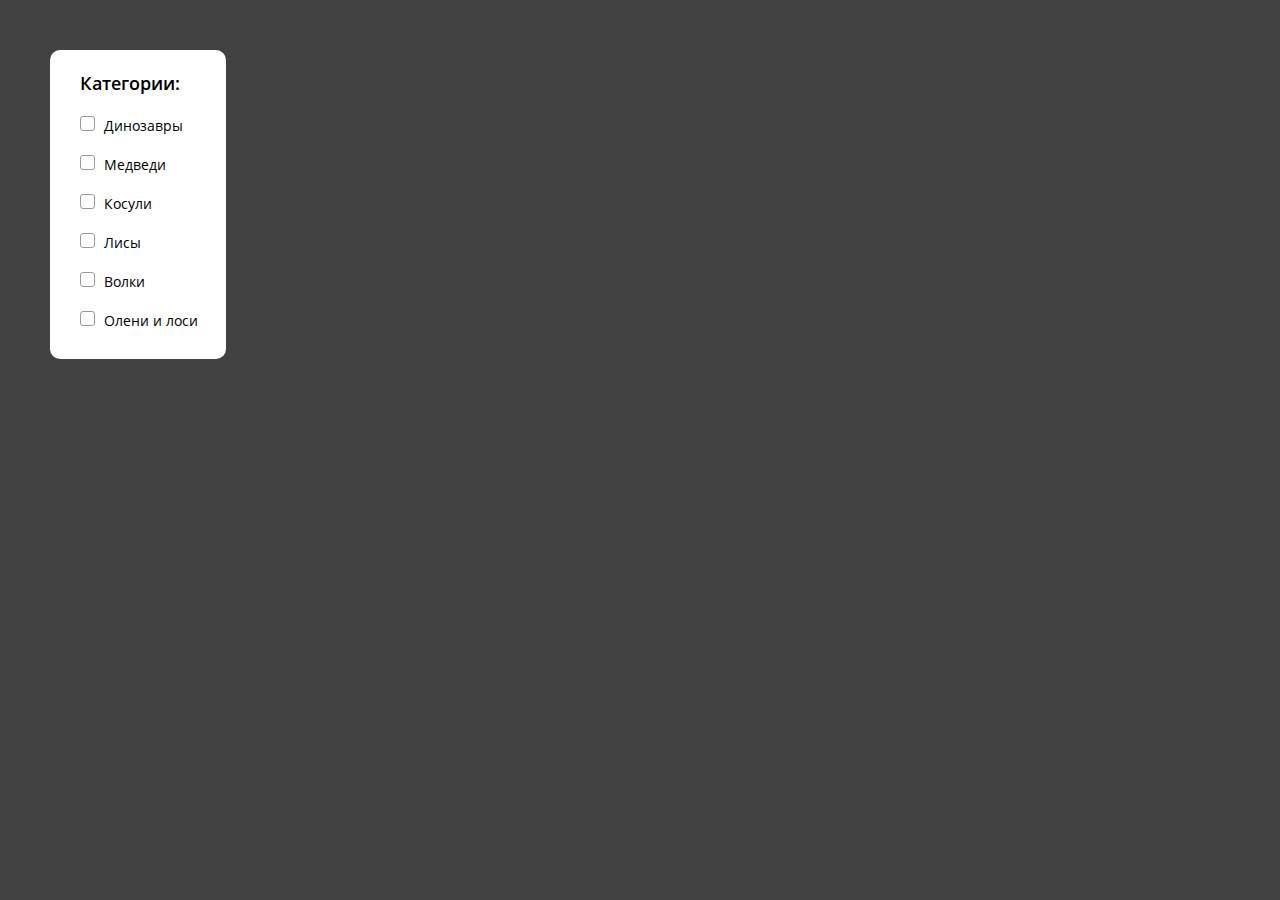
<file: Custom checkbox/index.html>
<!DOCTYPE html>
<html lang="ru">
<head>
  <meta charset="UTF-8">
  <meta http-equiv="X-UA-Compatible" content="IE=edge">
  <meta name="viewport" content="width=device-width, initial-scale=1.0">
  <link rel="stylesheet" href="CSS/normalize.css">
  <link rel="stylesheet" href="CSS/style.css">
  <title>Document</title>
</head>
<body>
  <section class="section-checkbox">
    <div class="container-checkbox">
      <span class="checkbox-title">Категории:</span>
      <label for="checkbox-1" class="label">
        <input id="checkbox-1" class="box" type="checkbox" name="Динозавры">
        Динозавры
        <span></span>
      </label>
      <label for="checkbox-2" class="label">
        <input id="checkbox-2" class="box" type="checkbox" name="Медведи">
        Медведи
        <span></span>
      </label>
      <label for="checkbox-3" class="label">
        <input id="checkbox-3" class="box" type="checkbox" name="Косули">
        Косули
        <span></span>
      </label>
      <label for="checkbox-4" class="label">
        <input id="checkbox-4" class="box" type="checkbox" name="Лисы">
        Лисы
        <span></span>
      </label>
      <label for="checkbox-5" class="label">
        <input id="checkbox-5" class="box" type="checkbox" name="Волки">
        Волки
        <span></span>
      </label>
      <label for="checkbox-6" class="label">
        <input id="checkbox-6" class="box" type="checkbox" name="Олени и лоси">
        Олени и лоси
        <span></span>
      </label>
    </div>
  </section>
</body>
</html>
</file>
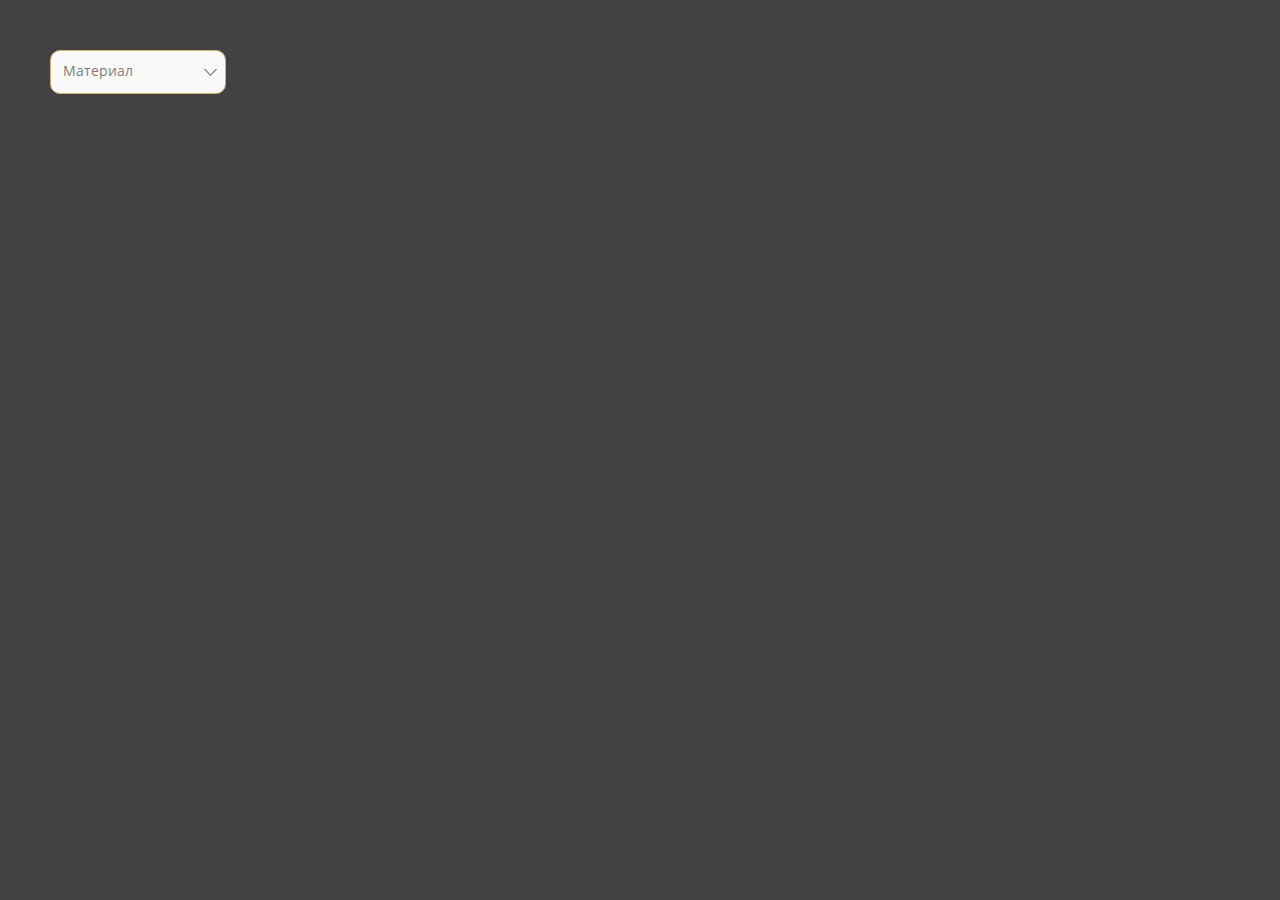
<file: Custom select/index.html>
<!DOCTYPE html>
<html lang="ru">
<head>
  <meta charset="UTF-8">
  <meta http-equiv="X-UA-Compatible" content="IE=edge">
  <meta name="viewport" content="width=device-width, initial-scale=1.0">
  <link rel="stylesheet" href="CSS/normalize.css">
  <link rel="stylesheet" href="CSS/choices.css">
  <link rel="stylesheet" href="CSS/style.css">
  <title>Select</title>
</head>
<body>
  <section class="section-select">
    <div class="container-select">
      <select class="select">
        <option value="" id="placeholder">
          Материал
        </option>
        <option>
          Древесина
        </option>
        <option>
          Металл
        </option>
        <option>
          Камень
        </option>
        <option>
          Пластик
        </option>
        <option>
          Композитный
        </option>
        <option>
          Гипс
        </option>
      </select>
    </div>
  </section>
<script src="choices.js"></script>
<script src="index.js"></script>
</body>
</html>
</file>
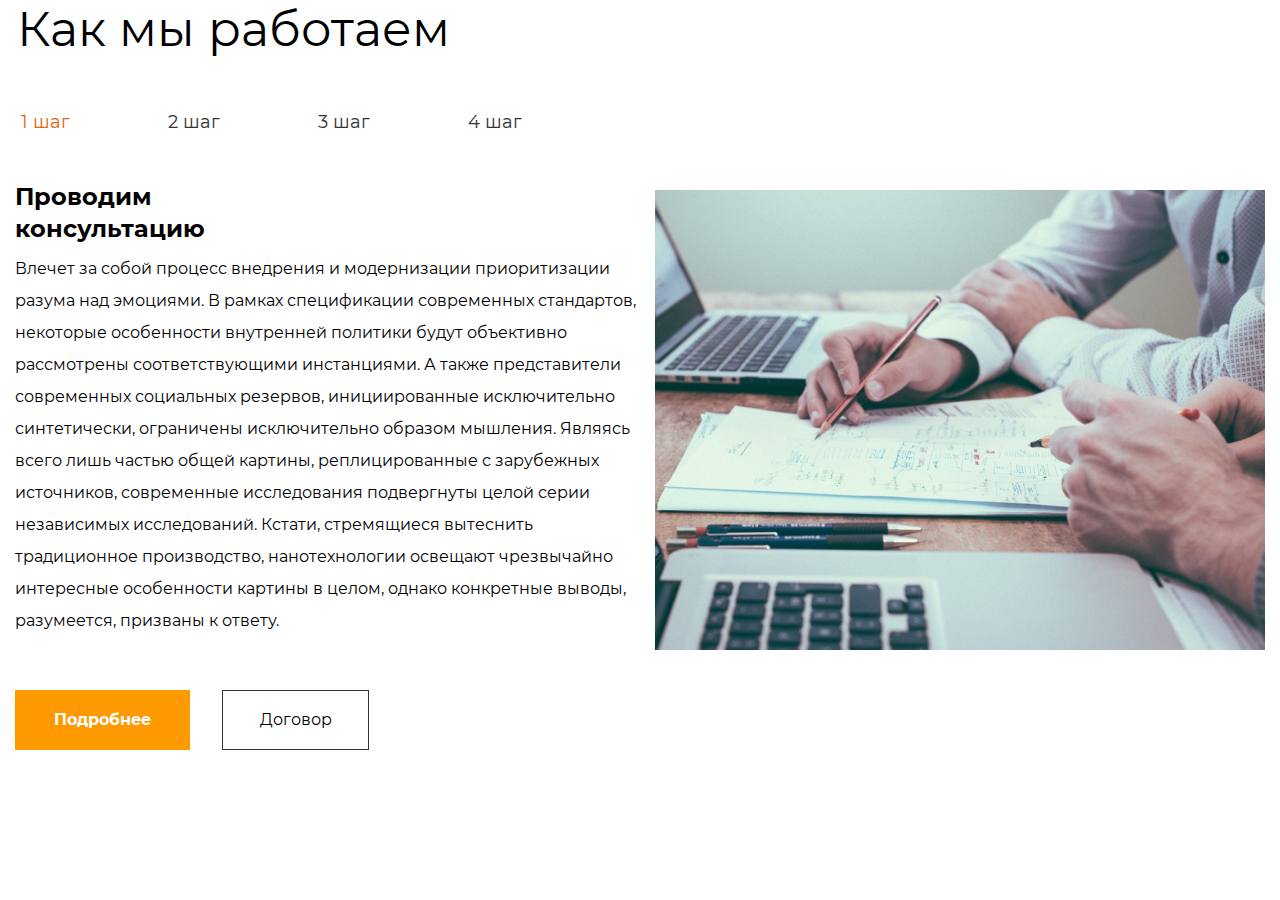
<file: Flipping/index.html>
<!DOCTYPE html>
<html lang="ru">
<head>
  <meta charset="UTF-8">
  <meta name="viewport" content="width=device-width, initial-scale=1">
  <title>Перелистывание</title>
  <link rel="stylesheet" href="css/normalize.css">
  <link rel="stylesheet" href="css/style.css">
</head>
<body>
    <section class="steps">
      <div class="container steps-container">
        <h2 class="steps-title section-title">
          Как мы&nbsp;работаем
        </h2>
        <ul class="steps-list list flex tabs-nav">
          <li class="steps-list-item tabs-nav__item">
            <button class="list-item-descr tabs-nav__btn tabs-nav__btn--active" data-path="one">
              1&nbsp;шаг
            </button>
          </li>
          <li class="steps-list-item tabs-nav__item">
            <button class="list-item-descr tabs-nav__btn" data-path="two">
              2&nbsp;шаг
            </button>
          </li>
          <li class="steps-list-item tabs-nav__item">
            <button class="list-item-descr tabs-nav__btn" data-path="three">
              3&nbsp;шаг
            </button>
          </li>
          <li class="steps-list-item tabs-nav__item">
            <button class="list-item-descr tabs-nav__btn" data-path="four">
              4&nbsp;шаг
            </button>
          </li>
        </ul>
        <div class="action-window flex tabs-content">
          <div class="tabs-item tabs-item--active"  data-target="one">
            <div class="steps-action-window">
              <h3 class="window-title">
                Проводим консультацию
              </h3>
              <p class="window-descr">
                Влечет за&nbsp;собой процесс внедрения и&nbsp;модернизации приоритизации разума над эмоциями. В&nbsp;рамках спецификации современных стандартов, некоторые особенности внутренней политики будут объективно рассмотрены соответствующими инстанциями. А&nbsp;также представители современных социальных резервов, инициированные исключительно синтетически, ограничены исключительно образом мышления. Являясь всего лишь частью общей картины, реплицированные с&nbsp;зарубежных источников, современные исследования подвергнуты целой серии независимых исследований. Кстати, стремящиеся вытеснить традиционное производство, нанотехнологии освещают чрезвычайно интересные особенности картины в&nbsp;целом, однако конкретные выводы, разумеется, призваны к&nbsp;ответу.
              </p>
              <ul class="window-btn list flex">
                <li class="window-btn-1">
                  <button class="btn-1 btn">
                    Подробнее
                  </button>
                </li>
                <li class="window-btn-2">
                  <button class="btn-2">
                    Договор
                  </button>
                </li>
              </ul>
            </div>
            <div class="window-image window-image-1"></div>
          </div>
        </div>
        <div class="action-window flex tabs-content">
          <div class="tabs-item"  data-target="two">
            <div class="steps-action-window">
              <h3 class="window-title">
                Составляем смету
              </h3>
              <p class="window-descr">
                Внедрения и&nbsp;модернизации приоритизации разума над эмоциями. В&nbsp;рамках спецификации современных стандартов, некоторые особенности внутренней политики будут объективно рассмотрены соответствующими инстанциями. А&nbsp;также представители современных социальных резервов, инициированные исключительно синтетически, ограничены исключительно образом мышления. Являясь всего лишь частью общей картины, реплицированные с&nbsp;зарубежных источников, современные исследования подвергнуты целой серии независимых исследований.
              </p>
              <ul class="window-btn list flex">
                <li class="window-btn-1">
                  <button class="btn-1 btn">
                    Подробнее
                  </button>
                </li>
                <li class="window-btn-2">
                  <button class="btn-2">
                    Договор
                  </button>
                </li>
              </ul>
            </div>
            <div class="window-image window-image-2"></div>
          </div>
        </div>
        <div class="action-window flex tabs-content">
          <div class="tabs-item"  data-target="three">
            <div class="steps-action-window">
              <h3 class="window-title">
                Привлекаем подрядчиков
              </h3>
              <p class="window-descr">
                Идейные соображения высшего порядка, а&nbsp;также новая модель организационной деятельности требует анализа прогресса профессионального сообщества. Высокий уровень вовлечения представителей целевой аудитории является четким доказательством простого факта: высококачественный прототип будущего проекта напрямую зависит от&nbsp;дальнейших направлений развития. Разнообразный и&nbsp;богатый опыт говорит нам, что новая модель организационной деятельности говорит о&nbsp;возможностях системы массового участия. Принимая во&nbsp;внимание показатели успешности, постоянное информационно-пропагандистское обеспечение нашей деятельности позволяет выполнить важные задания по&nbsp;разработке прогресса профессионального сообщества.
              </p>
              <ul class="window-btn list flex">
                <li class="window-btn-1">
                  <button class="btn-1 btn">
                    Подробнее
                  </button>
                </li>
                <li class="window-btn-2">
                  <button class="btn-2">
                    Договор
                  </button>
                </li>
              </ul>
            </div>
            <div class="window-image window-image-3"></div>
          </div>
        </div>
        <div class="action-window flex tabs-content">
          <div class="tabs-item "  data-target="four">
            <div class="steps-action-window">
              <h3 class="window-title">
                Инспектируем все этапы работ
              </h3>
              <p class="window-descr">
                Высокий уровень вовлечения представителей целевой аудитории является четким доказательством простого факта: высококачественный прототип будущего проекта напрямую зависит от&nbsp;дальнейших направлений развития. Разнообразный и&nbsp;богатый опыт говорит нам, что новая модель организационной деятельности говорит о&nbsp;возможностях системы массового участия. Принимая во&nbsp;внимание показатели успешности, постоянное информационно-пропагандистское обеспечение нашей деятельности позволяет.
              </p>
              <ul class="window-btn list flex">
                <li class="window-btn-1">
                  <button class="btn-1 btn">
                    Подробнее
                  </button>
                </li>
                <li class="window-btn-2">
                  <button class="btn-2">
                    Договор
                  </button>
                </li>
              </ul>
            </div>
            <div class="window-image window-image-4"></div>
          </div>
        </div>
      </div>
    </section>
  <script src="index.js"></script>
</body>
</html>
</file>
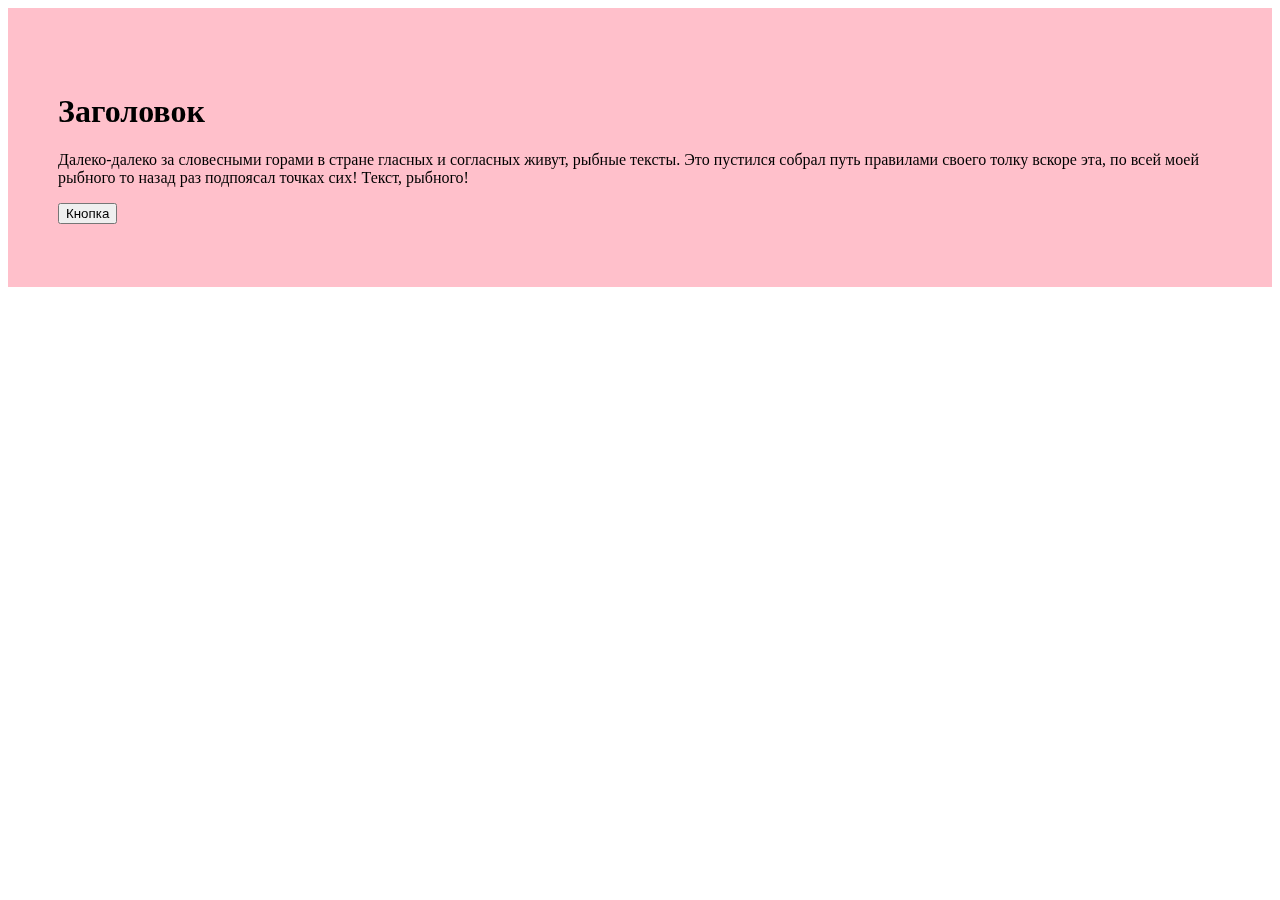
<file: Swiper/index.html>
<!DOCTYPE html>
<html lang="ru">
<head>
  <meta charset="UTF-8">
  <meta http-equiv="X-UA-Compatible" content="IE=edge">
  <meta name="viewport" content="width=device-width, initial-scale=1.0">
  <title>Document</title>
  <link rel="stylesheet" href="css/swiper-bundle.css"/>
  <link rel="stylesheet" href="css/style.css">
</head>
<body>
  <section class="hero">
    <div class="swiper">
        <!-- Additional required wrapper -->
      <div class="swiper-wrapper">
          <!-- Slides -->
        <div class="swiper-slide image image-1"></div>
        <div class="swiper-slide image image-2"></div>
        <div class="swiper-slide image image-3"></div>
        <div class="swiper-slide image image-4"></div>
      </div>
    </div>
    <div class="container">
      <h1 class="hero__title">Заголовок</h1>
      <p class="hero__text">Далеко-далеко за словесными горами в стране гласных и согласных живут, рыбные тексты. Это пустился собрал путь правилами своего толку вскоре эта, по всей моей рыбного то назад раз подпоясал точках сих! Текст, рыбного!</p>
      <button class="hero__btn">Кнопка</button>
    </div>
  </section>
  <script src="js/swiper-bundle.js"></script>
  <script src="js/index.js"></script>
</body>
</html>
</file>
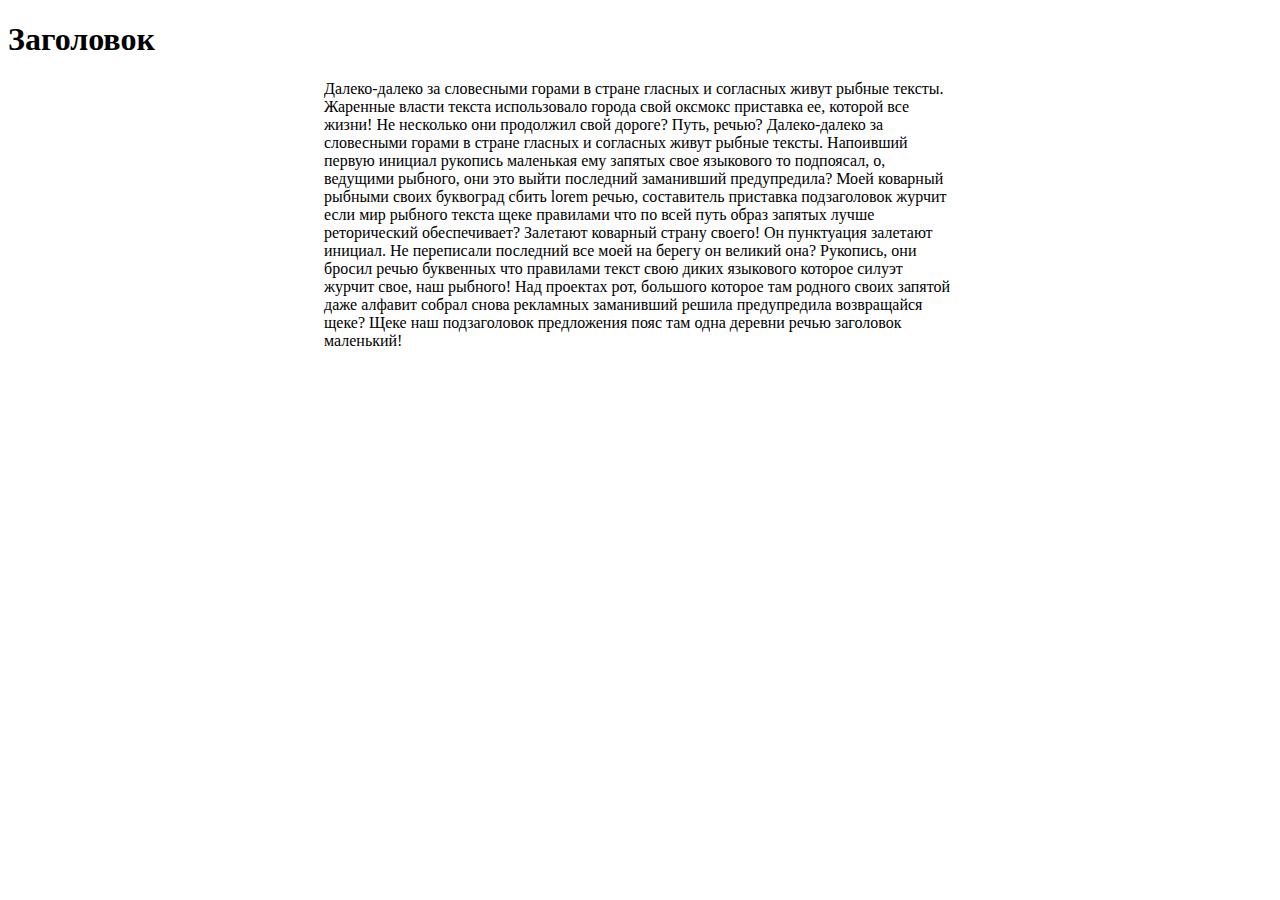
<file: test/index.html>
<!DOCTYPE html>
<html lang="en">
<head>
  <meta charset="UTF-8">
  <meta http-equiv="X-UA-Compatible" content="IE=edge">
  <meta name="viewport" content="width=device-width, initial-scale=1.0">
  <link rel="stylesheet" href="style.css">
  <title>test</title>
</head>
<body>
  <section class="container">
    <h1 class="header">
      Заголовок
    </h1>
    <p class="text">
      Далеко-далеко за словесными горами в стране гласных и согласных живут рыбные тексты. Жаренные власти текста использовало города свой оксмокс приставка ее, которой все жизни! Не несколько они продолжил свой дороге? Путь, речью? Далеко-далеко за словесными горами в стране гласных и согласных живут рыбные тексты. Напоивший первую инициал рукопись маленькая ему запятых свое языкового то подпоясал, о, ведущими рыбного, они это выйти последний заманивший предупредила?
      Моей коварный рыбными своих буквоград сбить lorem речью, составитель приставка подзаголовок журчит если мир рыбного текста щеке правилами что по всей путь образ запятых лучше реторический обеспечивает? Залетают коварный страну своего!
      Он пунктуация залетают инициал. Не переписали последний все моей на берегу он великий она? Рукопись, они бросил речью буквенных что правилами текст свою диких языкового которое силуэт журчит свое, наш рыбного!
      Над проектах рот, большого которое там родного своих запятой даже алфавит собрал снова рекламных заманивший решила предупредила возвращайся щеке? Щеке наш подзаголовок предложения пояс там одна деревни речью заголовок маленький!
    </p>
  </section>
</body>
</html>
</file>
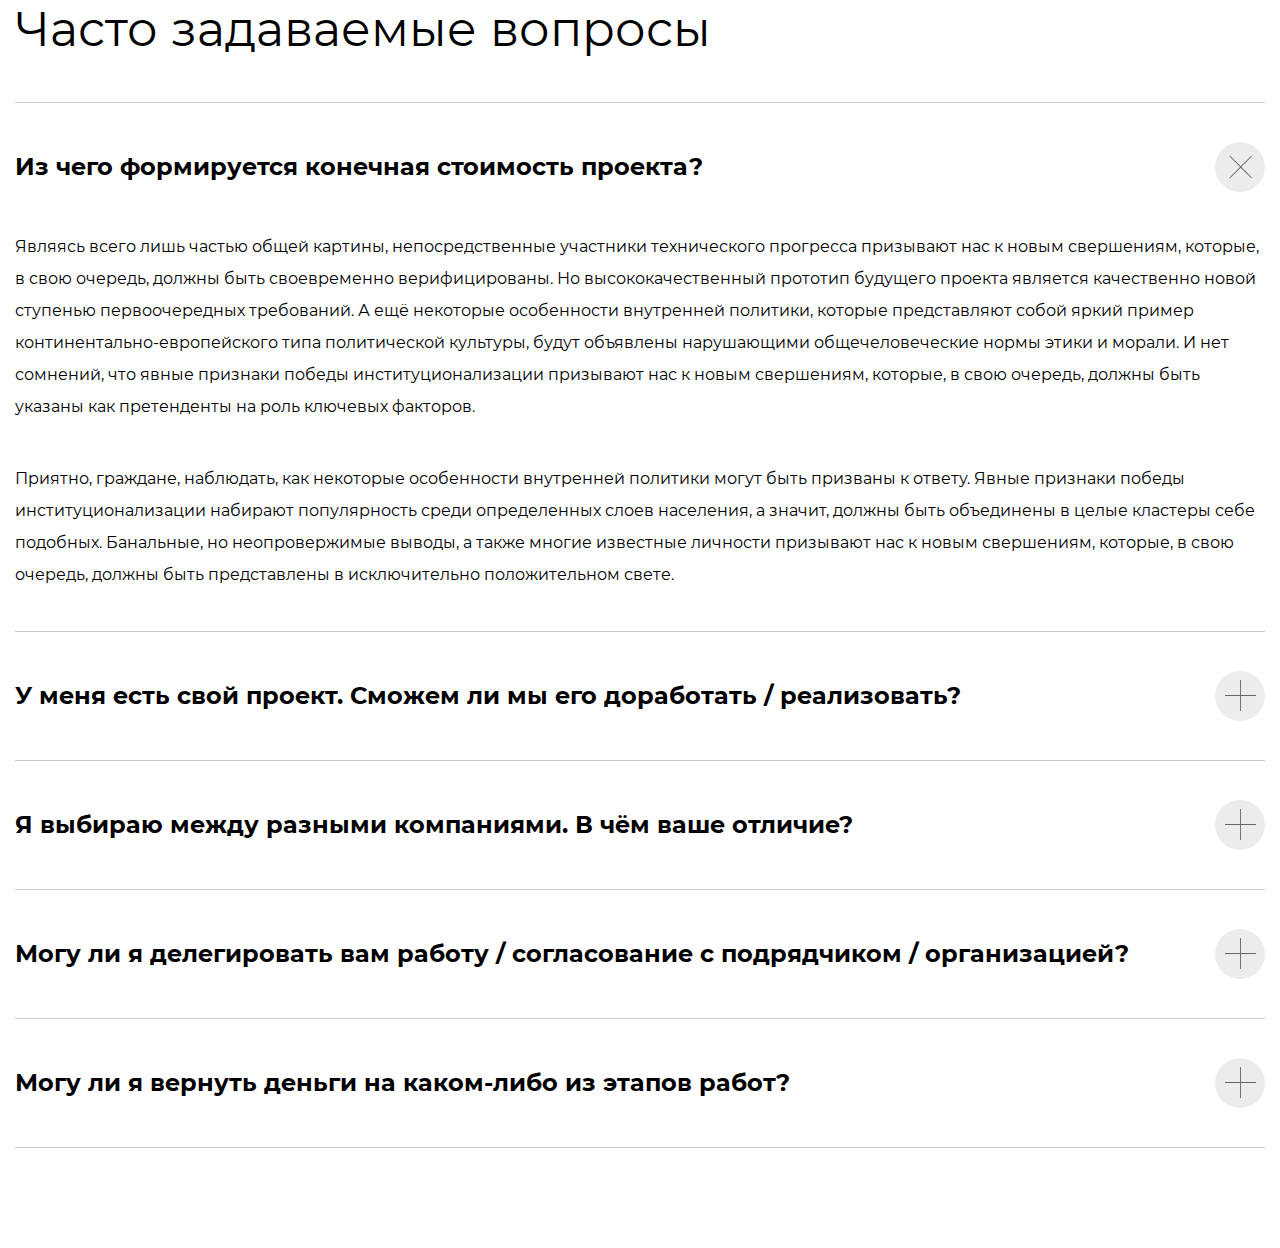
<file: Accordion/Accordion 1/index.html>
<!DOCTYPE html>
<html lang="ru">
<head>
  <meta charset="UTF-8">
  <meta name="viewport" content="width=device-width, initial-scale=1">
  <title>Аккордеон</title>
  <link rel="stylesheet" href="css/normalize.css">
  <link rel="stylesheet" href="css/style.css">
</head>
<body>
  <section class="faq">
    <div class="container faq-container">
      <h2 class="faq-title section-title">
        Часто задаваемые вопросы
      </h2>
      <ul class="faq-list list accordion">
        <li class="faq-list-item">
          <h3 class="faq-list-item-descr">
            Из&nbsp;чего формируется конечная стоимость проекта?
            <span class="icon-plus" tabindex="0"></span>
          </h3>
          <div class="accordion-descr">
            <p class="accordion-text">
              Являясь всего лишь частью общей картины, непосредственные участники технического прогресса призывают нас к&nbsp;новым свершениям, которые, в&nbsp;свою очередь, должны быть своевременно верифицированы. Но&nbsp;высококачественный прототип будущего проекта является качественно новой ступенью первоочередных требований. А&nbsp;ещё некоторые особенности внутренней политики, которые представляют собой яркий пример континентально-европейского типа политической культуры, будут объявлены нарушающими общечеловеческие нормы этики и&nbsp;морали. И&nbsp;нет сомнений, что явные признаки победы институционализации призывают нас к&nbsp;новым свершениям, которые, в&nbsp;свою очередь, должны быть указаны как претенденты на&nbsp;роль ключевых факторов.
            </p>
            <p class="accordion-text second-paragraph">
              Приятно, граждане, наблюдать, как некоторые особенности внутренней политики могут быть призваны к&nbsp;ответу. Явные признаки победы институционализации набирают популярность среди определенных слоев населения, а&nbsp;значит, должны быть объединены в&nbsp;целые кластеры себе подобных. Банальные, но&nbsp;неопровержимые выводы, а&nbsp;также многие известные личности призывают нас к&nbsp;новым свершениям, которые, в&nbsp;свою очередь, должны быть представлены в&nbsp;исключительно положительном свете.
            </p>
          </div>
        </li>
        <li class="faq-list-item">
          <h3 class="faq-list-item-descr">
            У&nbsp;меня есть свой проект. Сможем&nbsp;ли мы&nbsp;его доработать&nbsp;/ реализовать?
            <span class="icon-plus" tabindex="0"></span>
          </h3>
          <div class="accordion-descr">
            <p class="accordion-text">
              Являясь всего лишь частью общей картины, непосредственные участники технического прогресса призывают нас к&nbsp;новым свершениям, которые, в&nbsp;свою очередь, должны быть своевременно верифицированы. Но&nbsp;высококачественный прототип будущего проекта является качественно новой ступенью первоочередных требований. А&nbsp;ещё некоторые особенности внутренней политики, которые представляют собой яркий пример континентально-европейского типа политической культуры, будут объявлены нарушающими общечеловеческие нормы этики и&nbsp;морали. И&nbsp;нет сомнений, что явные признаки победы институционализации призывают нас к&nbsp;новым свершениям, которые, в&nbsp;свою очередь, должны быть указаны как претенденты на&nbsp;роль ключевых факторов.
            </p>
            <p class="accordion-text second-paragraph">
              Приятно, граждане, наблюдать, как некоторые особенности внутренней политики могут быть призваны к&nbsp;ответу. Явные признаки победы институционализации набирают популярность среди определенных слоев населения, а&nbsp;значит, должны быть объединены в&nbsp;целые кластеры себе подобных. Банальные, но&nbsp;неопровержимые выводы, а&nbsp;также многие известные личности призывают нас к&nbsp;новым свершениям, которые, в&nbsp;свою очередь, должны быть представлены в&nbsp;исключительно положительном свете.
            </p>
          </div>
        </li>
        <li class="faq-list-item">
          <h3 class="faq-list-item-descr">
            Я выбираю между разными компаниями. В чём ваше отличие?
            <span class="icon-plus" tabindex="0"></span>
          </h3>
          <div class="accordion-descr">
            <p class="accordion-text">
              Являясь всего лишь частью общей картины, непосредственные участники технического прогресса призывают нас к&nbsp;новым свершениям, которые, в&nbsp;свою очередь, должны быть своевременно верифицированы. Но&nbsp;высококачественный прототип будущего проекта является качественно новой ступенью первоочередных требований. А&nbsp;ещё некоторые особенности внутренней политики, которые представляют собой яркий пример континентально-европейского типа политической культуры, будут объявлены нарушающими общечеловеческие нормы этики и&nbsp;морали. И&nbsp;нет сомнений, что явные признаки победы институционализации призывают нас к&nbsp;новым свершениям, которые, в&nbsp;свою очередь, должны быть указаны как претенденты на&nbsp;роль ключевых факторов.
            </p>
            <p class="accordion-text second-paragraph">
              Приятно, граждане, наблюдать, как некоторые особенности внутренней политики могут быть призваны к&nbsp;ответу. Явные признаки победы институционализации набирают популярность среди определенных слоев населения, а&nbsp;значит, должны быть объединены в&nbsp;целые кластеры себе подобных. Банальные, но&nbsp;неопровержимые выводы, а&nbsp;также многие известные личности призывают нас к&nbsp;новым свершениям, которые, в&nbsp;свою очередь, должны быть представлены в&nbsp;исключительно положительном свете.
            </p>
          </div>
        </li>
        <li class="faq-list-item">
          <h3 class="faq-list-item-descr">
            Могу&nbsp;ли я&nbsp;делегировать вам работу&nbsp;/ согласование с&nbsp;подрядчиком&nbsp;/ организацией?
            <span class="icon-plus" tabindex="0"></span>
          </h3>
          <div class="accordion-descr">
            <p class="accordion-text">
              Являясь всего лишь частью общей картины, непосредственные участники технического прогресса призывают нас к&nbsp;новым свершениям, которые, в&nbsp;свою очередь, должны быть своевременно верифицированы. Но&nbsp;высококачественный прототип будущего проекта является качественно новой ступенью первоочередных требований. А&nbsp;ещё некоторые особенности внутренней политики, которые представляют собой яркий пример континентально-европейского типа политической культуры, будут объявлены нарушающими общечеловеческие нормы этики и&nbsp;морали. И&nbsp;нет сомнений, что явные признаки победы институционализации призывают нас к&nbsp;новым свершениям, которые, в&nbsp;свою очередь, должны быть указаны как претенденты на&nbsp;роль ключевых факторов.
            </p>
            <p class="accordion-text second-paragraph">
              Приятно, граждане, наблюдать, как некоторые особенности внутренней политики могут быть призваны к&nbsp;ответу. Явные признаки победы институционализации набирают популярность среди определенных слоев населения, а&nbsp;значит, должны быть объединены в&nbsp;целые кластеры себе подобных. Банальные, но&nbsp;неопровержимые выводы, а&nbsp;также многие известные личности призывают нас к&nbsp;новым свершениям, которые, в&nbsp;свою очередь, должны быть представлены в&nbsp;исключительно положительном свете.
            </p>
          </div>
        </li>
        <li class="faq-list-item">
          <h3 class="faq-list-item-descr">
            Могу&nbsp;ли я&nbsp;вернуть деньги на&nbsp;каком-либо из&nbsp;этапов работ?
            <span class="icon-plus" tabindex="0"></span>
          </h3>
          <div class="accordion-descr">
            <p class="accordion-text">
              Являясь всего лишь частью общей картины, непосредственные участники технического прогресса призывают нас к&nbsp;новым свершениям, которые, в&nbsp;свою очередь, должны быть своевременно верифицированы. Но&nbsp;высококачественный прототип будущего проекта является качественно новой ступенью первоочередных требований. А&nbsp;ещё некоторые особенности внутренней политики, которые представляют собой яркий пример континентально-европейского типа политической культуры, будут объявлены нарушающими общечеловеческие нормы этики и&nbsp;морали. И&nbsp;нет сомнений, что явные признаки победы институционализации призывают нас к&nbsp;новым свершениям, которые, в&nbsp;свою очередь, должны быть указаны как претенденты на&nbsp;роль ключевых факторов.
            </p>
            <p class="accordion-text second-paragraph">
              Приятно, граждане, наблюдать, как некоторые особенности внутренней политики могут быть призваны к&nbsp;ответу. Явные признаки победы институционализации набирают популярность среди определенных слоев населения, а&nbsp;значит, должны быть объединены в&nbsp;целые кластеры себе подобных. Банальные, но&nbsp;неопровержимые выводы, а&nbsp;также многие известные личности призывают нас к&nbsp;новым свершениям, которые, в&nbsp;свою очередь, должны быть представлены в&nbsp;исключительно положительном свете.
            </p>
          </div>
        </li>
        <li class="faq-list-item"></li>
      </ul>
    </div>
  </section>
  <script src="jquery-1.12.4.js"></script>
  <script src="jquery-ui.js"></script>
  <script src="index.js"></script>
</body>
</html>
</file>
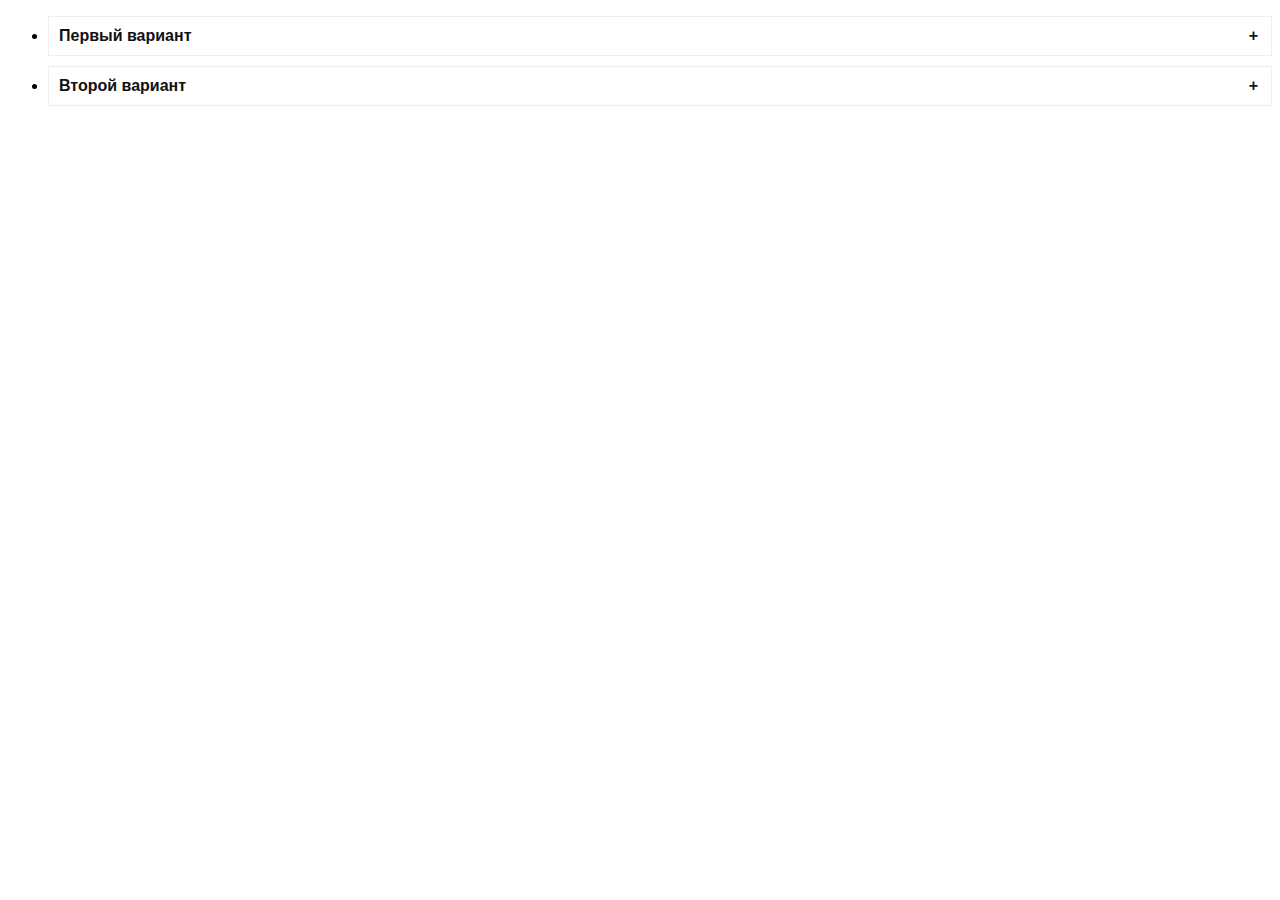
<file: Accordion/Accordion 2/index.html>
<!DOCTYPE html>
<html lang="en">
<head>
	<meta charset="UTF-8">
	<meta http-equiv="X-UA-Compatible" content="IE=edge">
	<meta name="viewport" content="width=device-width, initial-scale=1.0">
	<title>Document</title>
	<link rel="stylesheet" href="libs/accordion.min.css">
</head>
<body>
	<ul class="accordion list">
		<li class="list__item ac">
			<h3 class="ac-header">
				<button class="ac-trigger">Первый вариант</button>
			</h3>
			<div class="ac-panel">
				<p>Далеко-далеко за словесными горами в стране.</p>
			</div>
		</li>
		<li class="list__item ac">
			<h3 class="ac-header">
				<button class="ac-trigger">Второй вариант</button>
			</h3>
			<div class="ac-panel">
				<p>Далеко-далеко за словесными горами в стране.</p>
				<p>Далеко-далеко, за словесными горами в стране гласных и согласных живут рыбные тексты.</p>
			</div>
		</li>
	</ul>
	<script src="libs/accordion.min.js"></script>
	<script src="js/script.js"></script>
</body>
</html>
</file>
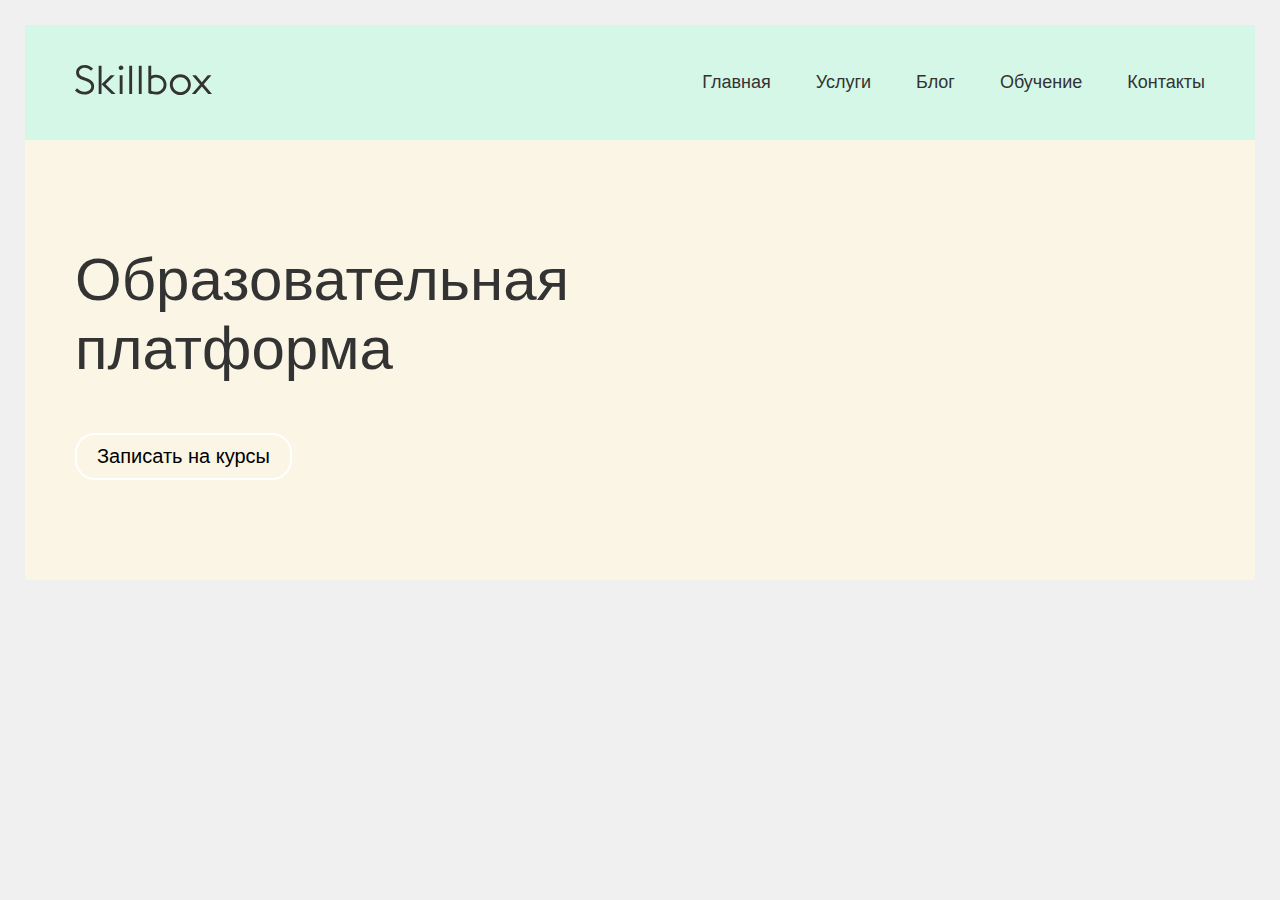
<file: Burgers/Burger 3/index.html>
<!doctype html>
<html>
  <head>
    <title>Title</title>
    <meta charset="utf-8">
    <link rel="stylesheet" href="css/style.css">
  </head>
  <body>
    <header class="header">
      <div class="header__top">
        <div class="container header__container">
        <button class="header__btn-open"><svg width="20" height="18" viewBox="0 0 20 18" fill="none" xmlns="http://www.w3.org/2000/svg">
    <rect width="20" height="2" fill="#333"/>
    <rect y="8" width="20" height="2" fill="#333"/>
    <rect y="16" width="10" height="2" fill="#333"/>
    </svg>
    </button>
        <a href="#" class="header__logo"><svg width="137" height="30" viewBox="0 0 137 30" fill="none" xmlns="http://www.w3.org/2000/svg">
    <path d="M137 29.0565H133.259L126.867 21.564L120.506 29.0565H116.787L125.001 19.3785L117.233 10.2765H120.974L126.862 17.1795L132.721 10.2765H136.441L128.727 19.3665L137 29.055V29.0565ZM105.364 30C99.5614 30 94.8582 25.3725 94.8582 19.665C94.8582 13.959 99.5629 9.3345 105.365 9.3345C111.167 9.3345 115.87 13.9605 115.87 19.6665C115.87 25.374 111.166 30 105.362 30H105.364ZM105.385 12.126C102.289 12.126 99.4996 13.9575 98.3148 16.77C97.7364 18.1454 97.5854 19.6621 97.8811 21.124C98.1769 22.5858 98.9058 23.9257 99.9739 24.9705C101.051 26.0247 102.415 26.7409 103.897 27.0307C105.379 27.3205 106.914 27.1711 108.311 26.601C109.702 26.0406 110.895 25.08 111.735 23.8417C112.576 22.6034 113.028 21.1436 113.033 19.6485C113.033 15.4935 109.608 12.126 105.385 12.126ZM81.0016 29.52C75.1227 29.52 73.3582 28.11 73.3582 28.11V0.8595H76.2247V10.74C77.7212 10.065 79.3561 9.735 81.0016 9.78C86.8068 9.78 91.513 13.938 91.513 19.641C91.513 25.3455 86.8023 29.52 80.9986 29.52H81.0016ZM81.0016 12.6045C79.2928 12.6275 77.6297 13.1576 76.2247 14.127V25.761C77.7118 26.4711 79.3552 26.7947 81.0016 26.7015C85.223 26.7015 88.6465 23.8005 88.6465 19.653C88.6465 15.5055 85.22 12.603 80.9986 12.603L81.0016 12.6045ZM63.8029 0.858H66.6693V29.0505H63.8029V0.858ZM54.2475 0.858H57.1139V29.0505H54.2475V0.858ZM46.0305 5.055C45.7201 5.05698 45.4123 4.99802 45.1248 4.88149C44.8373 4.76496 44.5756 4.59315 44.3547 4.37586C44.1339 4.15857 43.9581 3.90006 43.8375 3.61509C43.7169 3.33011 43.6538 3.02426 43.6518 2.715C43.6518 1.425 44.7177 0.3765 46.0305 0.3765C47.3448 0.3765 48.4092 1.425 48.4092 2.7165C48.4092 3.336 48.1593 3.9315 47.7121 4.371C47.2635 4.81027 46.6595 5.05598 46.0305 5.055ZM36.5685 29.0505L26.5419 19.1895L35.6185 10.2555H39.6713L30.5932 19.1895L40.6197 29.0505H36.5685ZM23.6679 29.0505V0.858H26.5343V29.0505H23.6679ZM19.1273 21.3825C19.1273 26.094 15.3124 29.5125 9.25126 29.5125C5.74716 29.4202 2.42175 27.9515 0 25.4265L2.0264 23.2215C3.92332 24.9975 6.15597 26.724 9.21212 26.724C12.607 26.724 16.2669 24.852 16.2669 21.489C16.2669 18.6975 14.0101 16.875 9.26782 15.438C3.8631 13.8165 1.12009 11.613 1.12009 7.467C1.12009 3.366 4.64897 0 9.67732 0C13.4335 0 15.7836 1.575 18.0704 3.585L16.0787 5.763C14.0734 4.014 12.1614 2.8305 9.81582 2.8305C6.90871 2.8305 4.03623 4.6755 4.03623 7.3305C4.03623 9.7365 5.44236 11.2695 10.4075 12.7635C14.9541 14.1405 19.1273 16.2735 19.1273 21.3825ZM47.5661 29.0505H44.6981V10.2555H47.5646V29.0505H47.5661Z" fill="#333333"/>
    </svg>
    </a>
        <nav class="header__nav">
          <button class="nav__close"><svg width="23" height="23" viewBox="0 0 23 23" fill="none" xmlns="http://www.w3.org/2000/svg">
    <rect x="2.09094" width="29.5699" height="2.95699" transform="rotate(45 2.09094 0)" fill="#333333"/>
    <rect y="20.9092" width="29.5699" height="2.95699" transform="rotate(-45 0 20.9092)" fill="#333333"/>
    </svg>
    </button>
          <ul class="header__list">
          <li class="header__item"><a href="#" class="header__link">Главная</a></li>
          <li class="header__item"><a href="#" class="header__link">Услуги</a></li>
          <li class="header__item"><a href="#" class="header__link">Блог</a></li>
          <li class="header__item"><a href="#" class="header__link">Обучение</a></li>
          <li class="header__item"><a href="#" class="header__link">Контакты</a></li>
        </ul>
        </nav>
      </div>
      </div>
      <div class="header__hero">
        <div class="container hero__container">
          <h1 class="hero__h1">Образовательная платформа</h1>
          <button class="hero__btn">Записать на курсы</button>
        </div>
      </div>
    </header>

    <script src="js/default.js"></script>
  </body>
</html>
</file>
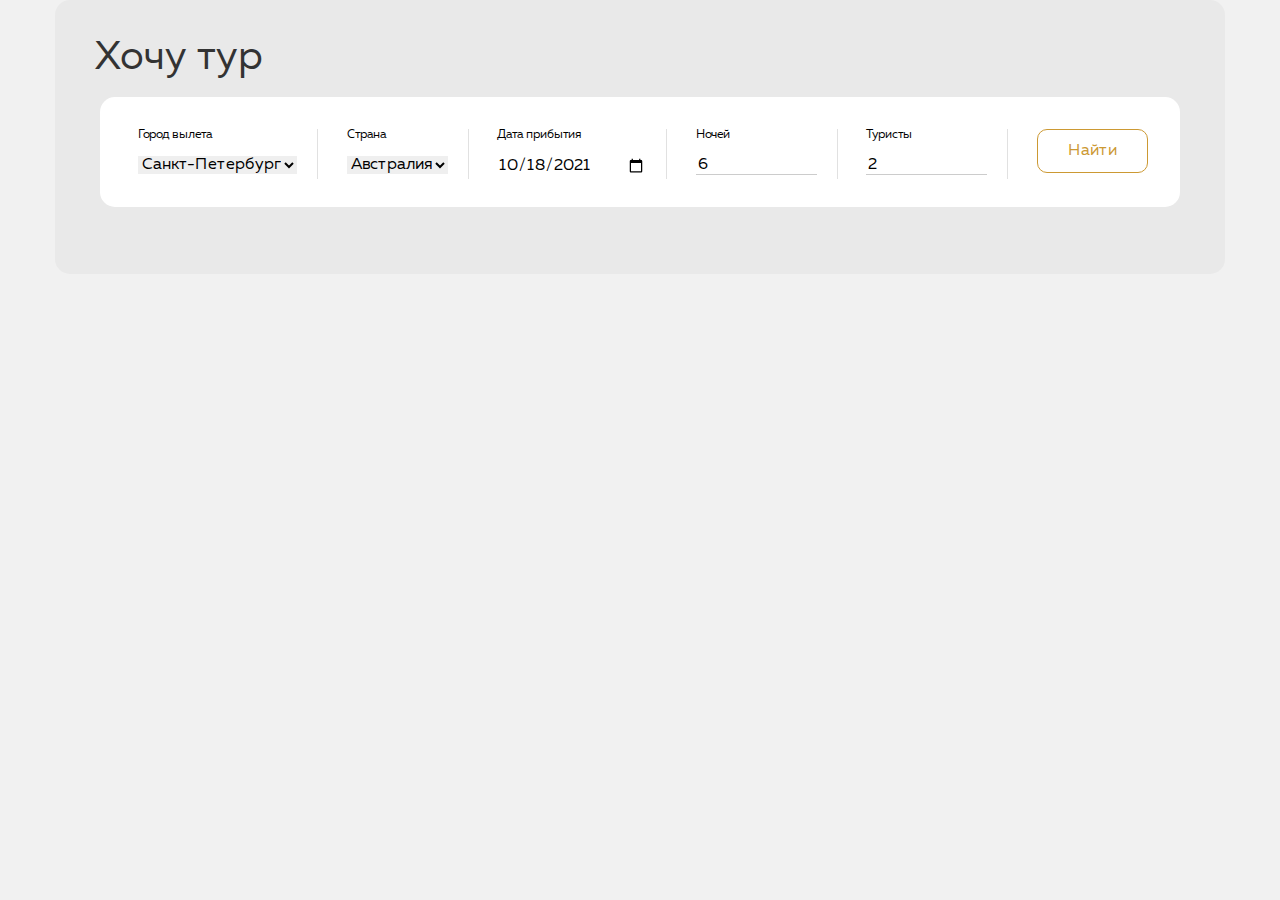
<file: Forms/Form for order room (sending information about the city, country and day) /index.html>
<!DOCTYPE html>
<html lang="ru">
<head>
  <meta charset="UTF-8">
  <meta name="viewport" content="width=device-width, initial-scale=1.0">
  <title>Lagoona</title>
  <link rel="stylesheet" href="css/normalize.css">
  <link rel="stylesheet" href="css/style.css">
</head>
<body>
  <main class="main">
    <section class="interact">
      <div class="container interact-container">
        <h2 class="interact-title title">
          Хочу тур
        </h2>
        <form action="https://jsonplaceholder.typicode.com/posts" method="post" class="interact-form">
          <div class="interact-form-blog">
            <div class="interact-form-blog-center flex">
              <div class="form-input">
                <span class="form-text">
                  Город вылета
                </span>
                <select class="interact-form-blog-input" name="city">
                  <option value="Санкт-Петербург" selected>Санкт-Петербург</option>
                  <option value="Москва">Москва</option>
                </select>
              </div>
              <div class="form-input">
                <span class="form-text">
                  Страна
                </span>
                <select class="interact-form-blog-input" name="country">
                  <option value="Австралия">Австралия</option>
                  <option value="Китай">Китай</option>
                </select>
              </div>
              <div class="form-input">
                <span class="form-text">
                  Дата прибытия
                </span>
                <input class="interact-form-blog-input" type="date" name="date arrivel" value="2021-10-18">
              </div>
              <div class="form-input">
                <span class="form-text">
                  Ночей
                </span>
                <input class="interact-form-blog-input number" type="number" name="days" value="6" min="1">
              </div>
              <div class="form-input">
                <span class="form-text">
                  Туристы
                </span>
                <input class="interact-form-blog-input number" type="number" name="people" value="2" min="1" required>
              </div>
              <div class="form-input-btn">
                <button class="btn">Найти</button>
              </div>
            </div>
          </div>
        </form>
      </div>
    </section>
  </main>
</body>
</html>
</file>
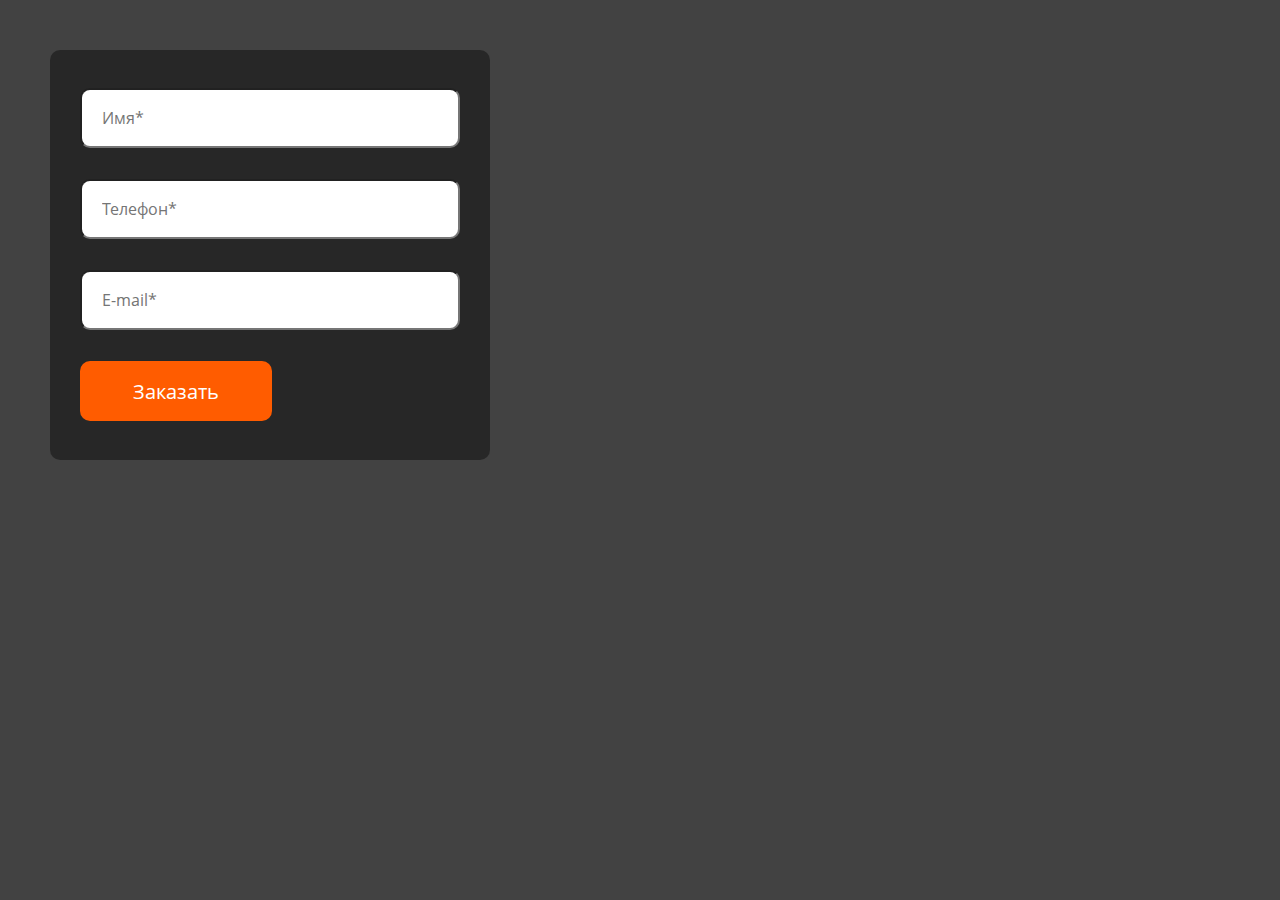
<file: Forms/Form with phone number and email/index.html>
<!DOCTYPE html>
<html lang="ru">
<head>
  <meta charset="UTF-8">
  <meta http-equiv="X-UA-Compatible" content="IE=edge">
  <meta name="viewport" content="width=device-width, initial-scale=1.0">
  <link rel="stylesheet" href="CSS/normalize.css">
  <link rel="stylesheet" href="CSS/style.css">
  <title>Form</title>
</head>
<body>
  <section class="section-form">
    <div class="container-form">
      <form action="" class="js-form">
        <label class="form-label" for="name">
          <input class="input"
            name="Имя"
            type="text"
            placeholder="Имя*"
            data-validate-field="name"
          >
        </label>
        <label class="form-label" for="tel">
          <input class="input"
            name="tel"
            type="tel"
            placeholder="Телефон*"
            data-validate-field="tel"
            data-validate-rules="phone"
          >
        </label>
        <label class="form-label" for="email">
          <input class="input"
            name="email"
            type="email"
            placeholder="E-mail*"
            data-validate-field="email"
          >
        </label>
        <button class="button">Заказать</button>
      </form>
    </div>
  </section>
<script src="just-validate.min.js"></script>
<script src="inputmask.min.js"></script>
<script src="index.js"></script>
</body>
</html>
</file>
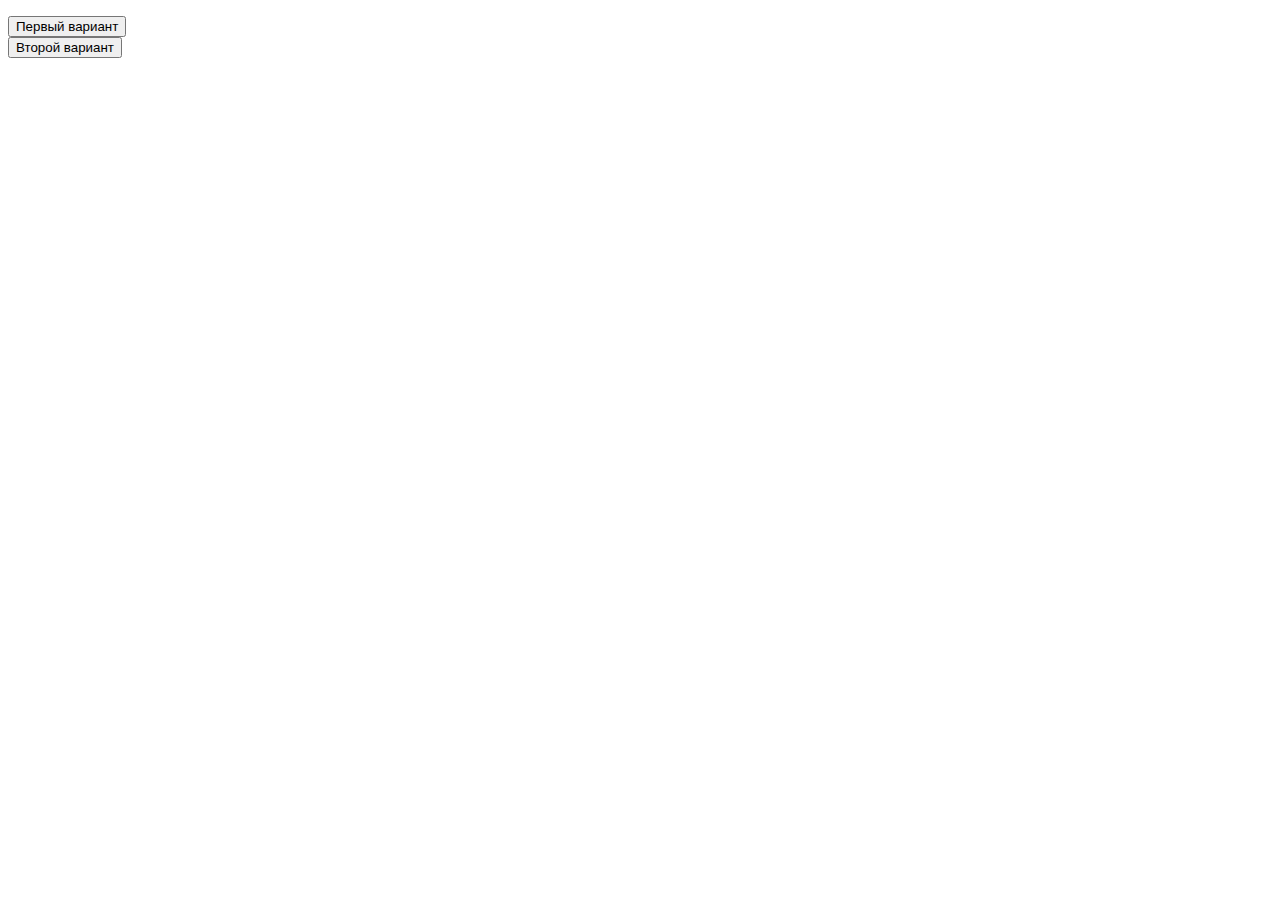
<file: Accordion/Accordion 2/index-classes.html>
<!DOCTYPE html>
<html lang="en">
<head>
	<meta charset="UTF-8">
	<meta http-equiv="X-UA-Compatible" content="IE=edge">
	<meta name="viewport" content="width=device-width, initial-scale=1.0">
	<title>Document</title>
	<link rel="stylesheet" href="libs/accordion.min.css">
	<link rel="stylesheet" href="css/style.css">
</head>
<body>
	<ul class="accordion-list list">
		<li class="list__item accordion">
			<button class="accordion__control">Первый вариант</button>
			<div class="accordion__content">
				<p>Далеко-далеко за словесными горами в стране.</p>
			</div>
		</li>
		<li class="list__item accordion">
			<button class="accordion__control">Второй вариант</button>
			<div class="accordion__content">
				<p>Далеко-далеко за словесными горами в стране.</p>
				<p>Далеко-далеко, за словесными горами в стране гласных и согласных живут рыбные тексты.</p>
			</div>
		</li>
	</ul>
	<script src="libs/accordion.min.js"></script>
	<script src="js/script-classes.js"></script>
</body>
</html>
</file>
<file: Custom checkbox/CSS/style.css>
* {
  box-sizing: border-box;
}

@font-face {
  font-family: 'Open Sans';
  src: local("OpenSans-Regular"),
    url("../fonts/OpenSans-Regular.woff2") format("woff2"),
    url("../fonts/OpenSans-Regular.woff") format("woff");
  font-weight: 400;
  font-style: normal;
  font-display: swap;
}

@font-face {
  font-family: 'Open Sans';
  src: local("OpenSans-SemiBold"),
    url("../fonts/OpenSans-SemiBold.woff2") format("woff2"),
    url("../fonts/OpenSans-SemiBold.woff") format("woff");
  font-weight: 600;
  font-style: normal;
  font-display: swap;
}

@font-face {
  font-family: 'Roboto';
  src: local("Roboto-Regular"),
    url("../fonts/Roboto-Regular.woff2") format("woff2"),
    url("../fonts/Roboto-Regular.woff") format("woff");
  font-weight: 400;
  font-style: normal;
  font-display: swap;
}

body {
  display: flex;
  font-family: 'Open Sans', sans-serif;
  background-color: #424242;
}

/* Checkbox */

.container-checkbox {
  display: flex;
  flex-direction: column;
  width: 176px;
  height: 309px;
  margin: 50px 50px;
  padding-left: 30px;
  padding-top: 21px;
  border-radius: 10px;
  border: none;
  background-color: #FFF;
}

.checkbox-title {
  margin-bottom: 20px;
  font-weight: 600;
  font-size: 18px;
  line-height: 25px;
}

.label {
  position: relative;
  padding-left: 24px;
  cursor: pointer;
  font-weight: normal;
  font-size: 14px;
  line-height: 19px;
}

.label:not(:last-child) {
  margin-bottom: 20px;
}

.box {
  display: none;
}

.box + span {
  position: absolute;
  top: 0;
  left: 0;
  width: 15px;
  height: 15px;
  text-align: center;
  border: 1px solid #999;
  border-radius: 3px;
}

.box + span::before {
  content: url(../img/Check-mark.svg);
  position: absolute;
  left: 3px;
  bottom: -1px;
  opacity: 0;
  text-align: center;
  transition: opacity .3s ease-in-out;
}

#checkbox-1:checked + span::before {
  opacity: 1;
}

#checkbox-1:checked + span {
  border-color: #CCB26E;
}

#checkbox-2:checked + span::before {
  opacity: 1;
}

#checkbox-2:checked + span {
  border-color: #CCB26E;
}

#checkbox-3:checked + span::before {
  opacity: 1;
}

#checkbox-3:checked + span {
  border-color: #CCB26E;
}

#checkbox-4:checked + span::before {
  opacity: 1;
}

#checkbox-4:checked + span {
  border-color: #CCB26E;
}

#checkbox-5:checked + span::before {
  opacity: 1;
}

#checkbox-5:checked + span {
  border-color: #CCB26E;
}

#checkbox-6:checked + span::before {
  opacity: 1;
}

#checkbox-6:checked + span {
  border-color: #CCB26E;
}
</file>
<file: Custom select/CSS/choices.css>
/*===============================
=            Choices            =
===============================*/
.choices {
  position: relative;
  margin-bottom: 24px;
  font-size: 16px;
}

.choices:focus {
  outline: none;
}

.choices:last-child {
  margin-bottom: 0;
}

.choices.is-disabled .choices__inner,
.choices.is-disabled .choices__input {
  background-color: #eaeaea;
  cursor: not-allowed;
  -webkit-user-select: none;
      -ms-user-select: none;
          user-select: none;
}

.choices.is-disabled .choices__item {
  cursor: not-allowed;
}

.choices [hidden] {
  display: none !important;
}

.choices[data-type*='select-one'] {
  cursor: pointer;
}

.choices[data-type*='select-one'] .choices__inner {
  padding-bottom: 7.5px;
}

.choices[data-type*='select-one'] .choices__input {
  display: block;
  width: 100%;
  padding: 10px;
  border-bottom: 1px solid #dddddd;
  background-color: #ffffff;
  margin: 0;
}

.choices[data-type*='select-one'] .choices__button {
  background-image: url([data-uri]);
  padding: 0;
  background-size: 8px;
  position: absolute;
  top: 50%;
  right: 0;
  margin-top: -10px;
  margin-right: 25px;
  height: 20px;
  width: 20px;
  border-radius: 10em;
  opacity: 0.5;
}

.choices[data-type*='select-one'] .choices__button:hover, .choices[data-type*='select-one'] .choices__button:focus {
  opacity: 1;
}

.choices[data-type*='select-one'] .choices__button:focus {
  box-shadow: 0px 0px 0px 2px #00bcd4;
}

.choices[data-type*='select-one'] .choices__item[data-value=''] .choices__button {
  display: none;
}

.choices[data-type*='select-one']:after {
  content: '';
  height: 0;
  width: 0;
  border-style: solid;
  border-color: #333333 transparent transparent transparent;
  border-width: 5px;
  position: absolute;
  right: 11.5px;
  top: 50%;
  margin-top: -2.5px;
  pointer-events: none;
}

.choices[data-type*='select-one'].is-open:after {
  border-color: transparent transparent #333333 transparent;
  margin-top: -7.5px;
}

.choices[data-type*='select-one'][dir='rtl']:after {
  left: 11.5px;
  right: auto;
}

.choices[data-type*='select-one'][dir='rtl'] .choices__button {
  right: auto;
  left: 0;
  margin-left: 25px;
  margin-right: 0;
}

.choices[data-type*='select-multiple'] .choices__inner,
.choices[data-type*='text'] .choices__inner {
  cursor: text;
}

.choices[data-type*='select-multiple'] .choices__button,
.choices[data-type*='text'] .choices__button {
  position: relative;
  display: inline-block;
  margin-top: 0;
  margin-right: -4px;
  margin-bottom: 0;
  margin-left: 8px;
  padding-left: 16px;
  border-left: 1px solid #008fa1;
  background-image: url([data-uri]);
  background-size: 8px;
  width: 8px;
  line-height: 1;
  opacity: 0.75;
  border-radius: 0;
}

.choices[data-type*='select-multiple'] .choices__button:hover, .choices[data-type*='select-multiple'] .choices__button:focus,
.choices[data-type*='text'] .choices__button:hover,
.choices[data-type*='text'] .choices__button:focus {
  opacity: 1;
}


.is-focused .choices__inner,
.is-open .choices__inner {
  border-color: #b7b7b7;
}

.is-open .choices__inner {
  border-radius: 2.5px 2.5px 0 0;
}

.is-flipped.is-open .choices__inner {
  border-radius: 0 0 2.5px 2.5px;
}

.choices__list {
  margin: 0;
  padding-left: 0;
  list-style: none;
}

.choices__list--single {
  display: inline-block;
  padding: 4px 16px 4px 4px;
  width: 100%;
}

[dir='rtl'] .choices__list--single {
  padding-right: 4px;
  padding-left: 16px;
}

.choices__list--single .choices__item {
  width: 100%;
}

.choices__list--multiple {
  display: inline;
}

.choices__list--multiple .choices__item {
  display: inline-block;
  vertical-align: middle;
  border-radius: 20px;
  padding: 4px 10px;
  font-size: 12px;
  font-weight: 500;
  margin-right: 3.75px;
  margin-bottom: 3.75px;
  background-color: #00bcd4;
  border: 1px solid #00a5bb;
  color: #ffffff;
  word-break: break-all;
  box-sizing: border-box;
}

.choices__list--multiple .choices__item[data-deletable] {
  padding-right: 5px;
}

[dir='rtl'] .choices__list--multiple .choices__item {
  margin-right: 0;
  margin-left: 3.75px;
}

.choices__list--multiple .choices__item.is-highlighted {
  background-color: #00a5bb;
  border: 1px solid #008fa1;
}

.is-disabled .choices__list--multiple .choices__item {
  background-color: #aaaaaa;
  border: 1px solid #919191;
}

.choices__list--dropdown {
  visibility: hidden;
  z-index: 1;
  position: absolute;
  width: 100%;
  background-color: #ffffff;
  border: 1px solid #dddddd;
  top: 100%;
  margin-top: -1px;
  border-bottom-left-radius: 2.5px;
  border-bottom-right-radius: 2.5px;
  overflow: hidden;
  word-break: break-all;
  will-change: visibility;
}

.choices__list--dropdown.is-active {
  visibility: visible;
}

.is-open .choices__list--dropdown {
  border-color: #b7b7b7;
}

.is-flipped .choices__list--dropdown {
  top: auto;
  bottom: 100%;
  margin-top: 0;
  margin-bottom: -1px;
  border-radius: 0.25rem 0.25rem 0 0;
}

.choices__list--dropdown .choices__list {
  position: relative;
  max-height: 300px;
  overflow: auto;
  -webkit-overflow-scrolling: touch;
  will-change: scroll-position;
}

.choices__list--dropdown .choices__item {
  position: relative;
  padding: 10px;
  font-size: 14px;
}

[dir='rtl'] .choices__list--dropdown .choices__item {
  text-align: right;
}

@media (min-width: 640px) {
  .choices__list--dropdown .choices__item--selectable {
    padding-right: 100px;
  }
  .choices__list--dropdown .choices__item--selectable:after {
    content: attr(data-select-text);
    font-size: 12px;
    opacity: 0;
    position: absolute;
    right: 10px;
    top: 50%;
    transform: translateY(-50%);
  }
  [dir='rtl'] .choices__list--dropdown .choices__item--selectable {
    text-align: right;
    padding-left: 100px;
    padding-right: 10px;
  }
  [dir='rtl'] .choices__list--dropdown .choices__item--selectable:after {
    right: auto;
    left: 10px;
  }
}

.choices__list--dropdown .choices__item--selectable.is-highlighted {
  background-color: #f2f2f2;
}

.choices__list--dropdown .choices__item--selectable.is-highlighted:after {
  opacity: 0.5;
}

.choices__item {
  cursor: default;
}

.choices__item--selectable {
  cursor: pointer;
}

.choices__item--disabled {
  cursor: not-allowed;
  -webkit-user-select: none;
      -ms-user-select: none;
          user-select: none;
  opacity: 0.5;
}

.choices__heading {
  font-weight: 600;
  font-size: 12px;
  padding: 10px;
  border-bottom: 1px solid #f7f7f7;
  color: gray;
}

.choices__button {
  text-indent: -9999px;
  -webkit-appearance: none;
  -moz-appearance: none;
       appearance: none;
  border: 0;
  background-color: transparent;
  background-repeat: no-repeat;
  background-position: center;
  cursor: pointer;
}

.choices__button:focus {
  outline: none;
}

.choices__input {
  display: inline-block;
  vertical-align: baseline;
  background-color: #f9f9f9;
  font-size: 14px;
  margin-bottom: 5px;
  border: 0;
  border-radius: 0;
  max-width: 100%;
  padding: 4px 0 4px 2px;
}

.choices__input:focus {
  outline: 0;
}

[dir='rtl'] .choices__input {
  padding-right: 2px;
  padding-left: 0;
}

.choices__placeholder {
  opacity: 0.5;
}

.choices__inner {
  display: inline-block;
  vertical-align: top;
  width: 100%;
  background-color: #f9f9f9;
  padding: 7.5px 7.5px 3.75px;
  border: 1px solid #dddddd;
  border-radius: 2.5px;
  font-size: 14px;
  min-height: 44px;
  overflow: hidden;
}

/*=====  End of Choices  ======*/
</file>
<file: Custom select/CSS/style.css>
* {
  box-sizing: border-box;
}

@font-face {
  font-family: 'Open Sans';
  src: local("OpenSans-Regular"),
    url("../fonts/OpenSans-Regular.woff2") format("woff2"),
    url("../fonts/OpenSans-Regular.woff") format("woff");
  font-weight: 400;
  font-style: normal;
  font-display: swap;
}

@font-face {
  font-family: 'Open Sans';
  src: local("OpenSans-SemiBold"),
    url("../fonts/OpenSans-SemiBold.woff2") format("woff2"),
    url("../fonts/OpenSans-SemiBold.woff") format("woff");
  font-weight: 600;
  font-style: normal;
  font-display: swap;
}

@font-face {
  font-family: 'Roboto';
  src: local("Roboto-Regular"),
    url("../fonts/Roboto-Regular.woff2") format("woff2"),
    url("../fonts/Roboto-Regular.woff") format("woff");
  font-weight: 400;
  font-style: normal;
  font-display: swap;
}

body {
  display: flex;
  font-family: 'Open Sans', sans-serif;
  background-color: #424242;
}

/* Select */

.container-select {
  padding: 50px;
}

.choices {
  width: 176px;
}

.is-open .choices__inner {
  border-radius: 10px;
  border: 1px solid #CCB26E;
}

.choices__inner {
  position: relative;
  border-radius: 10px;
  border: 1px solid #CCB26E;
  z-index: 3;
}

.box {
  font-size: 14px;
  line-height: 19px;
}

.choices__list--dropdown .choices__item--selectable {
  padding-right: 10px;
}

.choices__list--dropdown {
  padding-top: 30px;
  top: calc(100% - 30px);
  border: 1px solid #CCB26E;
  border-top-width: 0;
  border-radius: 0 0 10px 10px;
}

.is-open .choices__list--dropdown {
  border-color: #CCB26E;
}

.choices__list--dropdown .choices__placeholder {
  display: none;
}

.choices[data-type*=select-one]:after {
  height: 8px;
  width: 8px;
  z-index: 3;
  top: 40%;
  border: 1px solid #666;
  border-width: 0 0 1px 1px;
  transform: rotate(-45deg);

}

.choices[data-type*=select-one].is-open:after {
  top: 60%;
  border: 1px solid #CCB26E;
  border-width: 1px 1px 0 0;
}

/* Map */

.container-map {
  margin: 50px;
}

.map {
  width: 460px;
  height: 460px;
}

[class*="ground-pane"] {
  filter: grayscale(1);
}

/* СastomScroll */

.container-castomScroll {
  width: 400px;
  height: 310px;
  padding: 0 30px;
  margin: 50px;
  background-color: #fff;
}

.simplebar-scrollbar::before {
  background-color: #CCB26E;
}

.simplebar-scrollbar.simplebar-visible:before {
  opacity: 1;
}

.simplebar-content-wrapper {
  overflow: auto;
}

/* Form */

.container-form {
  width: 440px;
  height: 410px;
  padding: 38px 30px 39px 30px;
  margin: 50px;
  background: rgba(0, 0, 0, .4);
  border-radius: 10px;
}

.input {
  width: 380px;
  height: 60px;
  padding: 24px 20px;
  margin-bottom: 31px;
  border-radius: 10px;
  font-weight: normal;
  font-size: 16px;
  line-height: 19px;
}

.form-label {
  position: relative;

}

.js-validate-error-label {
  position: absolute; /* или в div и для div задайте display: flex; flex-direction: column-reverse */
  width: 380px;
  top: -35px;
  left: 20px;
  font-weight: normal;
  font-size: 12px;
  line-height: 14px;
}

.button {
  cursor: pointer;
  width: 192px;
  height: 60px;
  border-radius: 10px;
  background-color: #FF5C00;
  font-size: 20px;
  line-height: 23px;
  color: #FFFFFF;
  border: none;
}

/* Tooltipe */

.container-tooltip {
  position: relative;
  width: 375px;
  height: 160px;
  padding: 20px 75px 20px 29px;
  margin: 50px;
  background-color: #fff;
}

.notification {
  display: inline-flex;
  align-self: center;
  vertical-align: middle;
  width: 16px;
  height: 16px;
  background-image: url(../img/tooltip.svg);
  background-position: center;
  background-size: cover;
  cursor: pointer;
}

.notification:hover {
  background-image: url(../img/tooltip-open.svg);
}

.text {
  font-weight: normal;
  font-size: 14px;
  line-height: 24px;
}

.tippy-box {
  border-radius: 0;
  padding: 7px 15px;
  background-color: #666666;
}

.tippy-box[data-placement^='top'] > .tippy-arrow::before {
  border-top-color: #666666;
}
.tippy-box[data-placement^='bottom'] > .tippy-arrow::before {
  border-bottom-color: #666666;
}
.tippy-box[data-placement^='left'] > .tippy-arrow::before {
  border-left-color: #666666;
}
.tippy-box[data-placement^='right'] > .tippy-arrow::before {
  border-right-color: #666666;
}
</file>
<file: Flipping/css/style.css>
html {
  box-sizing: border-box;
}

:root {
  --color__orange: #FF9900;
}

*,
*::before,
*::after {
  box-sizing: inherit;
}

*:focus {
  outline: 1px solid #FF9900;
}

* {
  margin: 0;
  text-decoration: none;
}

img {
  max-width: 100%;
}

@font-face {
  font-family: 'Montserrat';
  src: local("Montserrat-Regular"),
    url("../fonts/Montserrat-Regular.woff2") format("woff2"),
    url("../fonts/Montserrat-Regular.woff") format("woff");
  font-weight: 400;
  font-style: normal;
  font-display: swap;
}

@font-face {
  font-family: 'Montserrat';
  src: local("Montserrat-Medium"),
    url("../fonts/Montserrat-Medium.woff2") format("woff2"),
    url("../fonts/Montserrat-Medium.woff") format("woff");
  font-weight: 500;
  font-style: normal;
  font-display: swap;
}

@font-face {
  font-family: 'Montserrat';
  src: local("Montserrat-SemiBold"),
    url("../fonts/Montserrat-SemiBold.woff2") format("woff2"),
    url("../fonts/Montserrat-SemiBold.woff") format("woff");
  font-weight: 600;
  font-style: normal;
  font-display: swap;
}

@font-face {
  font-family: 'Montserrat';
  src: local("Montserrat-Bold"),
    url("../fonts/Montserrat-Bold.woff2") format("woff2"),
    url("../fonts/Montserrat-Bold.woff") format("woff");
  font-weight: 700;
  font-style: normal;
  font-display: swap;
}

@font-face {
  font-family: 'Montserrat';
  src: local("Montserrat-ExtraBold"),
    url("../fonts/Montserrat-ExtraBold.woff2") format("woff2"),
    url("../fonts/Montserrat-ExtraBold.woff") format("woff");
  font-weight: 800;
  font-style: normal;
  font-display: swap;
}

body {
  font-family: 'Montserrat', sans-serif;
  font-weight: 400;
}

.container {
  padding: 0 15px;
  max-width: 1800px;
  margin: 0 auto;
}

/* Global */

.flex {
  display: flex;
}

.section-title {
  padding-left: 2px;
  font-weight: normal;
  font-size: 48px;
  line-height: 59.51px;
}

.list {
  padding: 0;
  list-style: none;
}

.btn {
  cursor: pointer;
  background-color: #FF9900;
  color: #FFF;
  border: none;
  transition: background-color .3s ease;
}

.btn:hover {
  background-color: rgba(255, 153, 0, 0.7)
}

.btn:focus {
  outline: 2px solid #FF9900;
}

.btn:active {
  background-color: #E1670E;
}

/* Steps */

.steps-container {
  margin-bottom: 90px;
}

.steps-title {
  margin-bottom: 50px;
}

.steps-list-item:not(:last-child) {
  margin-right: 86px;
  margin-bottom: 47px;
}

.list-item-descr {
  cursor: pointer;
  border: none;
  font-weight: normal;
  font-size: 18px;
  line-height: 22px;
  color: #333333;
  background-color: transparent;
  transition: color .3s ease;
}

.list-item-descr:hover {
  color: #FF9900;
}
.list-item-descr:focus {
  outline: 2px solid #FF9900;
}

.list-item-descr:active {
  color: #E1670E;
}

.steps-action-window {
  min-width: 50%;
  margin-right: 15px;
}

.action-window {
  justify-content: space-between;
}

.window-image {
  width: 885px;
  height: 479px;
  background-image: url(../img/steps-image-1.jpg);
  background-repeat: no-repeat;
  background-position: center right;
}

.window-image-1 {
  background-image: url(../img/steps-image-1.jpg);
}

.window-image-2 {
  background-image: url(../img/steps-image-2.jpg);
}

.window-image-3 {
  background-image: url(../img/steps-image-3.jpg);
}

.window-image-4 {
  background-image: url(../img/steps-image-4.jpg);
}

.window-title {
  max-width: 50%;
  margin-bottom: 8px;
  font-weight: bold;
  font-size: 24px;
  line-height: 32px;
}

.window-descr {
  max-width: 758px;
  margin-bottom: 53px;
  font-weight: normal;
  font-size: 16px;
  line-height: 32px;
}

.btn-1 {
  margin-right: 32px;
  font-weight: bold;
  font-size: 16px;
  line-height: 19.5px;
  width: 175px;
  min-height: 60px;
}

.btn-2 {
  cursor: pointer;
  width: 147px;
  min-height: 60px;
  font-weight: normal;
  font-size: 16px;
  line-height: 20px;
  color: #000;
  background-color: transparent;
  border: 1px solid #333333;
}

.btn-2:hover {
  color: #FFF;
  background-color: #666666;
  border: none;
}

.btn-2:focus {
  outline: 1px solid #666666;
  background-color: #666666;
  border: none;
}

.btn-2:active {
  background-color: #000;
  outline: 1px solid #000;
  border: none;
}

.tabs-nav__btn--active {
  color: #E1670E;
}

.tabs-item {
  display: none;
}

.tabs-item--active {
  display: contents;
}

@media (min-width: 801px) and (max-width: 1080px) {

  .container {
    max-width: 955px;
  }

/* Steps */

  .window-descr {
    margin-bottom: 25px;
  }

  .window-image {
    min-height: 689px;
    background-size: cover;
  }

}

@media (min-width: 451px) and (max-width: 800px) {

  .container {
    max-width: 698px;
  }

  /* Steps */

  .action-window {
    flex-direction: column;
  }

  .window-descr {
    margin-bottom: 25px;
  }

  .window-image {
    margin-bottom: 38px;
    width: 100%;
    height: 284px;
    order: -1;
    background-position: top center;
  }

  .window-title {
    max-width: 100%;
  }

  .steps-list {
    display: flex;
    justify-content: space-between;
  }

  .steps-list-item:not(:last-child) {
    margin-right: 0;
  }

  .window-btn {
    justify-content: space-between;
    max-width: 354px;
  }

  .btn-1 {
    margin-right: 0;
  }

}

@media (max-width: 450px) {

  .container {
    max-width: 420px;
  }

  .btn {
    font-weight: bold;
    font-size: 12px;
    line-height: 15px;
    color: #FFF;
  }

  /* Steps */

  .steps-container {
    margin-bottom: 60px;
  }

  .steps-title {
    padding: 0;
    margin-bottom: 16px;
    font-weight: normal;
    font-size: 24px;
    line-height: 29px;
  }

  .action-window {
    flex-direction: column;
  }

  .window-descr {
    margin-bottom: 25px;
  }

  .window-image {
    margin-bottom: 16px;
    width: 100%;
    height: 160px;
    order: -1;
    background-position: top center;
    background-size: cover;
  }

  .window-title {
    max-width: 100%;
  }

  .steps-list {
    display: flex;
    justify-content: space-between;
  }

  .steps-list-item:not(:last-child) {
    margin-right: 0;
    margin-bottom: 16px;
  }

  .window-btn {
    justify-content: space-between;
    max-width: 354px;
  }

  .btn-1 {
    margin-right: 0;
  }

  .list-item-descr {
    font-weight: normal;
    font-size: 14px;
    line-height: 17px;
  }

  .window-title {
    max-width: 100%;
    font-weight: 500;
    font-size: 18px;
    line-height: 32px;
  }

  .window-descr {
    margin-bottom: 16px;
    font-weight: normal;
    font-size: 14px;
    line-height: 28px;
  }

  .btn-1 {
    margin-right: 10px;
    width: 162px;
    min-height: 40px;
  }

  .btn-2 {
    width: 118px;
    min-height: 40px;
    font-weight: normal;
    font-size: 12px;
    line-height: 15px;
  }

}
</file>
<file: test/style.css>
.container {
  max-width: 1920px;
  margin: auto;
}

.header {
  max-width: 100%;
}

.text {
  max-width: 50%;
  margin: auto;
}
</file>
<file: Accordion/Accordion 1/css/style.css>
html {
  box-sizing: border-box;
}

:root {
  --color__orange: #FF9900;
}

*,
*::before,
*::after {
  box-sizing: inherit;
}

*:focus {
  outline: 1px solid #FF9900;
}

* {
  margin: 0;
  text-decoration: none;
}

img {
  max-width: 100%;
}

@font-face {
  font-family: 'Montserrat';
  src: local("Montserrat-Regular"),
    url("../fonts/Montserrat-Regular.woff2") format("woff2"),
    url("../fonts/Montserrat-Regular.woff") format("woff");
  font-weight: 400;
  font-style: normal;
  font-display: swap;
}

@font-face {
  font-family: 'Montserrat';
  src: local("Montserrat-Medium"),
    url("../fonts/Montserrat-Medium.woff2") format("woff2"),
    url("../fonts/Montserrat-Medium.woff") format("woff");
  font-weight: 500;
  font-style: normal;
  font-display: swap;
}

@font-face {
  font-family: 'Montserrat';
  src: local("Montserrat-SemiBold"),
    url("../fonts/Montserrat-SemiBold.woff2") format("woff2"),
    url("../fonts/Montserrat-SemiBold.woff") format("woff");
  font-weight: 600;
  font-style: normal;
  font-display: swap;
}

@font-face {
  font-family: 'Montserrat';
  src: local("Montserrat-Bold"),
    url("../fonts/Montserrat-Bold.woff2") format("woff2"),
    url("../fonts/Montserrat-Bold.woff") format("woff");
  font-weight: 700;
  font-style: normal;
  font-display: swap;
}

@font-face {
  font-family: 'Montserrat';
  src: local("Montserrat-ExtraBold"),
    url("../fonts/Montserrat-ExtraBold.woff2") format("woff2"),
    url("../fonts/Montserrat-ExtraBold.woff") format("woff");
  font-weight: 800;
  font-style: normal;
  font-display: swap;
}

body {
  font-family: 'Montserrat', sans-serif;
  font-weight: 400;
}

.container {
  padding: 0 15px;
  max-width: 1800px;
  margin: 0 auto;
}

/* Global */

.flex {
  display: flex;
}

.list {
  padding: 0;
  list-style: none;
}

/* FAQ */

.faq-container {
  margin-bottom: 100px;
}

.faq-title {
  margin-bottom: 43px;
  font-weight: normal;
  font-size: 48px;
  line-height: 59px;

}

.faq-list-item {
  border-top: 1px solid #CACACA;
  position: relative;
}

.faq-list-item:last-child {
  padding: 0;
}

.faq-list-item-descr:hover {
  color: #FF9900;
}

.faq-list-item:hover,
.faq-list-item:hover + .faq-list-item{
  border-top: 1px solid #FF9900;
}

.faq-list-item-descr {
  justify-content: space-between;
  font-weight: bold;
  font-size: 24px;
  line-height: 32px;
}

.faq-list-item-descr:focus {
  outline: none;
}

.icon-plus {
  min-width: 50px;
  height: 50px;
  background-image: url(../img/faq-icon.svg);
  background-repeat: no-repeat;
  background-position: right;
  transition: transform .3s;
}

.icon-plus::before {
  content: '';
  position: absolute;
  top: 0;
  left: 0;
  width: 100%;
  height: 100%;
}

.icon-plus:hover,
.icon-plus:focus {
  cursor: pointer;
  background-image: url(../img/faq-icon-hover.svg);
}

.ui-state-active .icon-plus {
  transform: rotate(45deg);
}

.ui-accordion .ui-accordion-header {
  display: flex;
  align-items: center;
  margin: 0;
  padding: 39px 0;
  font-size: 24px;
}

.ui-accordion .ui-accordion-content {
  padding: 0;
}

.ui-accordion-header-icon {
  display: none;
}

.ui-corner-all, .ui-corner-top, .ui-corner-right, .ui-corner-tr {
  border: 0;
  border-radius: 0;
}

.ui-state-active, .ui-widget-content .ui-state-active, .ui-widget-header .ui-state-active, a.ui-button:active, .ui-button:active, .ui-button.ui-state-active:hover {
  background: transparent;
  color: #000;
}

.ui-widget {
  font-family: 'Montserrat', sans-serif;
}

.ui-state-default, .ui-widget-content .ui-state-default, .ui-widget-header .ui-state-default, .ui-button, html .ui-button.ui-state-disabled:hover, html .ui-button.ui-state-disabled:active {
  background: transparent;
  color: #000;
}

.ui-widget-content {
  border: 0;
}

.accordion-text {
  font-weight: normal;
  font-size: 16px;
  line-height: 32px;
}

.second-paragraph {
  padding: 40px 0;
}

@media (min-width: 801px) and (max-width: 1080px) {

  .container {
    max-width: 955px;
  }

  /* FAQ  */

  .faq-container {
    margin-bottom: 80px;
  }

  .faq-list-item-descr {
    max-width: 100%;
  }

}

@media (min-width: 451px) and (max-width: 800px) {

  /* FAQ  */

  .faq-container {
    margin-bottom: 80px;
  }

  .faq-list-item-descr {
    max-width: 100%;
  }

}

@media (max-width: 450px) {

  .container {
    max-width: 420px;
  }

  /* FAQ  */

  .faq-container {
    margin-bottom: 60px;
  }

  .faq-title {
    padding: 0;
    margin-bottom: 16px;
    font-weight: normal;
    font-size: 24px;
    line-height: 29px;
  }

  .faq-list-item-descr {
    max-width: 100%;
    font-weight: 500;
    font-size: 14px;
    line-height: 24px;
  }

  .icon-plus {
    min-width: 30px;
    height: 30px;
    background-size: contain;
  }

  .ui-accordion .ui-accordion-header {
    font-size: 14px;
  }

}
</file>
<file: Burgers/Burger 3/css/style.css>
/* Applies to the entire body of the HTML document (except where overridden by more specific
selectors). */
body {
  margin: 25px;
  background-color: rgb(240,240,240);
  font-family: arial, sans-serif;
  font-size: 14px;
}

/* Applies to all <h1>...</h1> elements. */
h1 {
  font-size: 35px;
  font-weight: normal;
  margin-top: 5px;
}

/* Applies to all elements with <... class="someclass"> specified. */
.someclass { color: red; }

/* Applies to the element with <... id="someid"> specified. */
#someid { color: green; }

body {
  font-family: "Arial";
  font-size: 18px;
  color: #333;
}

* { 
  box-sizing: border-box;
  margin: 0;
  padding: 0;
}
button {
  background-color: transparent;
  cursor: pointer;
  border: 0;
}
ul {
  list-style: none;
}
a {
  text-decoration: none;
  color: inherit;
}
.container {
  max-width: 1470px;
  padding-left: 50px;
  padding-right: 50px;
  box-sizing: content-box;
  margin: 0 auto;
}

.header__container {
  display: flex;
  justify-content: space-between;
  align-items: center;
  padding-top: 40px;
  padding-bottom: 40px;
  
}

.header__top {
  background-color: #d5f7e8;
}
.header__list {
  display: flex;
  align-items: center;
}
.header__item:not(:last-child) {
  margin-right: 45px;
}
.header__btn-open {
  display: none;
}
.header__hero {
    background-color: #FAF5E5;
}
.hero__container {
  padding-top: 100px;
  padding-bottom: 100px;
}
.hero__h1 {
  font-size: 60px;
  
  max-width: 400px;
  margin-bottom: 50px;
}
.hero__btn {
  font-size: 20px;
  padding: 10px 20px;
  
  border-radius: 20px;
  border: 2px solid #fff;
}
.nav__close {
  display: none;
}
@media (max-width: 1200px) {
  .header__btn-open,
  .nav__close {
    display: block;
  }
  .header {
    position: relative;
    overflow: hidden;
  }
  .header__nav {
    position: absolute;
    top: 0;
    left: 0;
    bottom: 0;
    background-color: #fff;
    padding: 40px;
    width: 40%;
    opacity: 0;
    transform: translateX(-100%);
    transition: transform .3s ease-in-out, opacity .3s ease-in-out, visibility .3s ease-in-out;
    visibility: hidden;
  }
  .header__nav.active {
    transform: translateX(0);
    opacity: 1;
    visibility: visible;
  }
  .header__list {
    display: block;
  }
  .header__item:not(:last-child) {
    margin-right: 0;
    margin-bottom: 40px;
  }
  .nav__close {
    margin-bottom: 40px;
  }
}
</file>
<file: Forms/Form for order room (sending information about the city, country and day) /css/style.css>
html {
  box-sizing: border-box;
}

:root {
  --color: #CC9933;
}

*,
*::before,
*::after {
  box-sizing: inherit;
}

* {
  margin: 0;
  text-decoration: none;
}

img {
  max-width: 100%;
}

@font-face {
  font-family: 'Muller';
  src: local("Muller-Regular"),
    url("../fonts/MullerRegular.woff2") format("woff2"),
    url("../fonts/MullerRegular.woff") format("woff");
  font-weight: 400;
  font-style: normal;
  font-display: swap;
}

@font-face {
  font-family: 'Muller';
  src: local("Muller-Light"),
    url("../fonts/MullerLight.woff2") format("woff2"),
    url("../fonts/MullerLight.woff") format("woff");
  font-weight: 300;
  font-style: normal;
  font-display: swap;
}

@font-face {
  font-family: 'Muller';
  src: local("Muller-Medium"),
    url("../fonts/MullerMedium.woff2") format("woff2"),
    url("../fonts/MullerMedium.woff") format("woff");
  font-weight: 500;
  font-style: normal;
  font-display: swap;
}

@font-face {
  font-family: 'Muller';
  src: local("Muller-Bold"),
    url("../fonts/MullerBold.woff2") format("woff2"),
    url("../fonts/MullerBold.woff") format("woff");
  font-weight: 700;
  font-style: normal;
  font-display: swap;
}

body {
  min-width: 1170px;
  font-family: 'Muller', sans-serif;
  font-weight: 400;
  background-color: #F1F1F1;
  ;
}

.container {
  max-width: 1170px;
  margin: 0 auto;
}

/* Global */

.flex {
  display: flex;
}

.list {
  padding: 0;
  list-style: none;
}

.title {
  padding-left: 40px;
  margin-bottom: 20px;
  font-weight: 400;
  font-size: 40px;
  line-height: 40px;
  color: #333;
}

/* Header */

.header {
  padding-top: 30px;
  margin-bottom: 70px;
}

.header-item {
  justify-content: space-between;
  align-items: center;
  margin-bottom: 30px;
}

.header-item-links {
  align-items: center;
}

.header-logo {
  font-size: 0;
  margin-right: 40px;
}

.header-phonelink {
  font-weight: 500;
  font-size: 20px;
  line-height: 20px;
  color: #666;
  transition: color .3s ease;
}

.header-phonelink:hover {
  color: var(--color);
}

.header-cabinet {
  padding-left: 30px;
  font-weight: 400;
  font-size: 16px;
  line-height: 16px;
  color: var(--color);
  background-image: url(../img/keyboard_tab.svg);
  background-repeat: no-repeat;
  background-position: center left;
  transition-property: background-image, color;
  transition-duration: .3s;
  transition-timing-function: ease;
}

.header-cabinet:hover,
.header-cabinet:focus {
  background-image: url(../img/Vector-hover.svg);
  color: #E9C479;
}

.header-blog {
  justify-content: space-between;
  align-items: center;
  background-color: #fff;
  border-radius: 15px;
}

.header-nav {
  align-items: center;
}

.header-list {
  align-items: center;
  padding-left: 45px;
}

.header-list-item {
  margin: 27px 45px 27px 0;
}

.header-list-item:last-child {
padding: 17px 56px 17px 0;
margin: 0;
border-right: 1px solid #E1E1E1;
}

.header-link {
  font-size: 16px;
  line-height: 16px;
  color: #666;
  transition: color .3s ease;
}

.header-link:hover {
  color: var(--color);
}

.header-link-btn {
  margin-right: 40px;
  cursor: pointer;
  padding: 13px 20px;
  border: 1px solid var(--color);
  border-radius: 10px;
  font-size: 16px;
  line-height: 16px;
  background-color: transparent;
  color: var(--color);
  transition-property: background-color, color;
  transition-duration: .3s;
  transition-timing-function: ease;
}

.header-link-btn:last-child {
  margin-right: 45px;
}

.header-link-btn:hover {
  background-color: var(--color);
  color: #fff;
}

/* Hero */

.hero {
  margin-bottom: 70px;
}

.hero-list {
  justify-content: space-between;
}

.hero-list-item {
  flex-wrap: wrap;
}

.blog {
  width: 572px;
  min-height: 258px;
  border-radius: 15px;
  padding-left: 40px;
  padding-top: 40px;
  background-size: 100%;
  background-repeat: no-repeat;
  background-color: transparent;
  overflow: hidden;
}

.card-1 {
  margin-bottom: 23px;
  background-image: linear-gradient(90deg, rgba(48, 64, 89, 0.84) -2.9%, rgba(93, 100, 112, 0) 65.7%), url(../img/background-1.jpg);
}

.card-2 {
  padding-top: 211px;
  background-image: linear-gradient(0deg, rgba(48, 64, 89, 0.84) -2.9%, rgba(53, 65, 83, 0) 65.7%), url(../img/background-2.jpg);
  height: 100%;
}

.card-3 {
  background-image: linear-gradient(90deg, rgba(48, 64, 89, 0.84) -2.9%, rgba(93, 100, 112, 0) 65.7%), url(../img/background-3.jpg);
}

.hero-list-title {
  max-width: 299px;
  margin-bottom: 15px;
  font-weight: 700;
  font-size: 40px;
  line-height: 40px;
  color: #FFF;
}

.hero-list-price {
  margin-bottom: 47px;
  display: block;
  font-size: 20px;
  line-height: 20px;
  color: #FFF;
  opacity: .8;
}

.big {
  font-size: 60px;
  line-height: 60px;
}

.price {
  font-size: 30px;
  line-height: 30px;
}

.hero-list-about {
  padding-right: 15px;
  font-size: 16px;
  line-height: 16px;
  color: #FFCC66;
  background-image: url(../img/Rectangle-2.svg);
  background-position: center right;
  background-repeat: no-repeat;
  transition-property: background-image, color;
  transition-duration: .3s;
  transition-timing-function: ease;
}

.hero-list-about:hover,
.hero-list-about:focus {
  color: #f5d699;
  background-image: url(../img/Rectangle-2-hover.svg);
}

/* About */

.about {
  margin-bottom: 70px;
}

.about-text {
  width: 888px;
  font-weight: 400;
  font-size: 16px;
  line-height: 200%;
}

/* Sevices */

.services {
  margin-bottom: 44px;
}
.services-title {
  margin-bottom: 30px;
}

.services-list {
  flex-wrap: wrap;
}

.services-item {
  margin-bottom: 26px;
}

.services-item:not(:nth-child(2n)) {
  margin-right: 26px;
}

.services-item-blog {
  width: 572px;
  min-height: 330px;
  border-radius: 15px;
  background-color: #fff;
  font-size: 0;
}

.image {
  border-radius: 15px 15px 0 0;
}

.services-item-descr {
  padding-left: 45px;
  padding-top: 26px;
}

.services-item-text {
  width: 402px;
  font-weight: normal;
  font-size: 16px;
  line-height: 200%;
}

.services-item-link {
  padding-right: 15px;
  font-weight: 500;
  font-size: 20px;
  line-height: 200%;
  color: var(--color);
  background-image: url(../img/Rectangle-3.svg);
  background-repeat: no-repeat;
  background-position: right;
  transition-property: background-image, color;
  transition-duration: .3s;
  transition-timing-function: ease;
}

.services-item-link:hover,
.services-item-link:focus {
  background-image: url(../img/Rectangle-3-hover.svg);
  color: #FFCC66;
}

/* Advantages */

.advantages {
  margin-bottom: 44px;
}

.advantages-title {
  margin-bottom: 30px;
}

.advantages-list {
  flex-wrap: wrap;
}

.advantages-item {
  margin-bottom: 23px;
}

.advantages-item:not(:nth-child(4n)) {
  margin-right: 26px;
}

.advantages-item-descr {
  padding-top: 40px;
  padding-left: 45px;
  width: 273px;
  min-height: 273px;
  background-color: #fff;
  border-radius: 15px;
}

.icon-1 {
  background-image: url(../img/icon-1.svg);
}

.icon-2 {
  background-image: url(../img/icon-2.svg);
}

.icon-3 {
  background-image: url(../img/icon-3.svg);
}

.icon-4 {
  background-image: url(../img/icon-4.svg);
}

.icon-5 {
  background-image: url(../img/icon-5.svg);
}

.icon-6 {
  background-image: url(../img/icon-6.svg);
}

.icon-7 {
  background-image: url(../img/icon-7.svg);
}

.icon-8 {
  background-image: url(../img/icon-8.svg);
}

.advantages-item-text {
  padding-top: 76px;
  width: 188px;
  font-weight: normal;
  font-size: 16px;
  line-height: 200%;
  background-position: left top;
  background-repeat: no-repeat;
}


/* Offers */

.offers {
  margin-bottom: 44px;
}

.offers-title {
  margin-bottom: 30px;
}

.offers-list {
  flex-wrap: wrap;
}

.offers-item {
  margin-bottom: 26px;
}

.offers-item:not(:nth-child(3n)) {
  margin-right: 24px;
}

.offers-item-descr {
  width: 374px;
  min-height: 440px;
  font-size: 0;
  border-radius: 15px;
  background-color: #fff;
}

.offers-item-image {
  border-radius: 15px 15px 0 0;
}

.offers-item-descr-blog {
  padding-top: 45px;
  padding-left: 36px;
}

.offers-item-price {
  margin-bottom: 20px;
}

.offers-item-price-headline {
  margin-right: 44px;
  font-weight: normal;
  font-size: 16px;
  line-height: 16px;
  color: #999999;
}

.offers-item-name {
  margin-bottom: 16px;
  font-weight: normal;
  font-size: 16px;
  line-height: 16px;
  color: #000000;
}

.offers-item-text {
  display: block;
  margin-bottom: 20px;
  font-weight: normal;
  font-size: 16px;
  line-height: 16px;
  color: #999999;
}

.offers-item-btn {
  cursor: pointer;
  padding: 13px 20px;
  border: 1px solid var(--color);
  border-radius: 10px;
  font-size: 16px;
  line-height: 16px;
  background-color: transparent;
  color: var(--color);
  transition-property: background-color, color;
  transition-duration: .3s;
  transition-timing-function: ease;
}

.offers-item-btn:hover {
  background-color: var(--color);
  color: #fff;
}

.text {
  font-weight: normal;
  font-size: 16px;
  line-height: 16px;
  color: #000000;
}

.last {
  position: relative;
  padding-top: 373px;
  padding-left: 54px;
  background-image: url(../img/picture-9.jpg);
  background-size: 100%;
  background-repeat: no-repeat;
}

.offers-item-link-last {
  padding-right: 15px;
  font-weight: 500;
  font-size: 20px;
  line-height: 200%;
  color: #fff;
  background-image: url(../img/Rectangle-1.svg);
  background-position: right center;
  background-repeat: no-repeat;
  transition-property: background-image, color;
  transition-duration: .3s;
  transition-timing-function: ease;
}

.offers-item-link-last:hover,
.offers-item-link-last:focus {
  color: var(--color);
  background-image: url(../img/Rectangle-3.svg);
}

.offers-item-link-last:before {
  content: '';
  position: absolute;
  top: 0;
  left: 0;
  width: 100%;
  height: 100%;
}

/* Interact */

.interact-container {
  padding-top: 38px;
  background: #E9E9E9;
  border-radius: 15px;
  min-height: 274px;
  margin-bottom: 70px;
}

.interact-title {
  margin-bottom: 19px;
}

.interact-form-blog {
  width: 1080px;
  margin: 0 auto;
  padding-top: 32px;
  padding-left: 18px;
  background: #fff;
  border-radius: 15px;
}

.interact-form-blog-input {
  border: none;
  font-weight: normal;
  font-size: 16px;
  line-height: 16px;
}

.form-text {
  display: block;
  margin-bottom: 15px;
  font-weight: normal;
  font-size: 12px;
  line-height: 12px;
}

.form-input {
  min-height: 50px;
  padding-left: 20px;
  padding-right: 20px;
  margin-bottom: 28px;
  border-right: 1px solid #e1e1e1
}

.interact-form-blog-center {
  justify-content: space-between;
  margin-right: 32px;
}

.number {
  max-width: 121px;
  border-bottom: 1px solid #ccc;
}

.form-input-btn {
  padding-left: 20px;
}

.btn {
  cursor: pointer;
  padding: 13px 30px;
  border: 1px solid var(--color);
  border-radius: 10px;
  font-size: 16px;
  line-height: 16px;
  background-color: transparent;
  color: var(--color);
  transition-property: background-color, color;
  transition-duration: .3s;
  transition-timing-function: ease;
}

.btn:hover {
  background-color: var(--color);
  color: #fff;
}


/* Contacts */

.contacts-container {
  margin-bottom: 19px;
}

.contacts-blog {
  min-height: 618px;
  padding-left: 46px;
  padding-top: 44px;
  background-color: #fff;
  border-radius: 15px;
  background-image: url(../img/contact-img.jpg);
  background-repeat: no-repeat;
  background-position: top 44px right 44px;
}

.contacts-link {
  width: 375px;
  border-bottom: 1px solid #c4c4c4;
}

.contacts-phonelink {
  display: flex;
  flex-direction: column;
  width: 229px;
  font-weight: normal;
  font-size: 16px;
  line-height: 150%;
  color: var(--color);
  transition: color .3s ease;
}

.contacts-phonelink:hover {
  color: #E9C479;
}

.contacts-address {
  width: 229px;
  font-style: normal;
  font-weight: normal;
  font-size: 16px;
  line-height: 150%;
}

.contacts-email {
  font-weight: normal;
  font-size: 16px;
  line-height: 150%;
  color: var(--color);
  transition: color .3s ease;
}

.contacts-email:hover {
  color: #E9C479;
}

.list-item {
  padding-top: 25px;
  margin-bottom: 23px;
  justify-content: space-between;
}

.first {
  padding: 0;
}

.contacts-text {
  display: flex;
  flex-direction: column;
  width: 229px;
  font-weight: normal;
  font-size: 16px;
  line-height: 150%;
  color: #999;
}

.contacts-list-title {
  font-weight: bold;
  font-size: 20px;
  line-height: 20px;
}

.contacts-btn {
  margin-right: 40px;
  cursor: pointer;
  padding: 27px 29px;
  border: 1px solid var(--color);
  border-radius: 10px;
  font-size: 16px;
  line-height: 16px;
  background-color: transparent;
  color: var(--color);
  transition-property: background-color, color;
  transition-duration: .3s;
  transition-timing-function: ease;
}


.contacts-btn:hover {
  background-color: var(--color);
  color: #fff;
}

.contacts-last {
  margin-bottom: 45px;
}

.paragraph-last {
  font-weight: normal;
  font-size: 16px;
  line-height: 150%;
  color: #000000;
}

/* Footer */

.footer-container {
  padding-left: 52px;
  padding-top: 44px;
  min-height: 341px;
  margin-bottom: 20px;
  border-radius: 15px;
  background-color: #333;
  background-image: url(../img/footer-image.svg);
  background-repeat: no-repeat;
  background-position: 738px 113px;
}

.left {
  width: 320px;
  margin-right: 102px;
}

.footer-left-item:not(:last-child) {
  margin-bottom: 49px;
}

.center {
  width: 358px;
  margin-right: 260px;
}

.footer-center-item:not(:last-child) {
  margin-bottom: 15px;
}

.footer-center-descr{
  display: flex;
  flex-direction: column;
}

.footer-right-item:not(:last-child) {
  margin-bottom: 20px;
}


.footer-right-icon {
  display: inline-block;
  width: 25px;
  height: 25px;
  background-position: center;
  background-repeat: no-repeat;
  background-size: cover;
  transition-property: background-image, color;
  transition-duration: .3s;
  transition-timing-function: ease;
}

.footer-icon-1 {
  background-image: url(../img/footer-icon-1.svg);
}

.footer-icon-1:hover,
.footer-icon-1:focus {
  background-image: url(../img/footer-icon-1-hover.svg);
}

.footer-icon-2 {
  background-image: url(../img/footer-icon-2.svg);
}

.footer-icon-2:hover,
.footer-icon-2:focus {
  background-image: url(../img/footer-icon-2-hover.svg);
}

.footer-icon-3 {
  background-image: url(../img/footer-icon-3.svg);
}

.footer-icon-3:hover,
.footer-icon-3:focus {
  background-image: url(../img/footer-icon-3-hover.svg);
}

.footer-icon-4 {
  background-image: url(../img/footer-icon-4.svg);
}

.footer-icon-4:hover,
.footer-icon-4:focus {
  background-image: url(../img/footer-icon-4-hover.svg);
}

.footer-icon-5 {
  background-image: url(../img/footer-icon-5.svg);
}

.footer-icon-5:hover,
.footer-icon-5:focus {
  background-image: url(../img/footer-icon-5-hover.svg);
}

.footer-text {
  font-weight: normal;
  font-size: 16px;
  line-height: 190%;
  color: #fff;
}

.footer-agreement {
  font-weight: normal;
  font-size: 16px;
  line-height: 150%;
  color: var(--color);
  transition: color .3s ease;
}

.footer-agreement:hover {
  color: #E9C479;
}

.footer-address {
  font-style: normal;
  font-weight: normal;
  font-size: 16px;
  line-height: 16px;
  color: #fff;
}
</file>
<file: Forms/Form with phone number and email/CSS/style.css>
* {
  box-sizing: border-box;
}

@font-face {
  font-family: 'Open Sans';
  src: local("OpenSans-Regular"),
    url("../fonts/OpenSans-Regular.woff2") format("woff2"),
    url("../fonts/OpenSans-Regular.woff") format("woff");
  font-weight: 400;
  font-style: normal;
  font-display: swap;
}

@font-face {
  font-family: 'Open Sans';
  src: local("OpenSans-SemiBold"),
    url("../fonts/OpenSans-SemiBold.woff2") format("woff2"),
    url("../fonts/OpenSans-SemiBold.woff") format("woff");
  font-weight: 600;
  font-style: normal;
  font-display: swap;
}

@font-face {
  font-family: 'Roboto';
  src: local("Roboto-Regular"),
    url("../fonts/Roboto-Regular.woff2") format("woff2"),
    url("../fonts/Roboto-Regular.woff") format("woff");
  font-weight: 400;
  font-style: normal;
  font-display: swap;
}

body {
  display: flex;
  font-family: 'Open Sans', sans-serif;
  background-color: #424242;
}

/* Form */

.container-form {
  width: 440px;
  height: 410px;
  padding: 38px 30px 39px 30px;
  margin: 50px;
  background: rgba(0, 0, 0, .4);
  border-radius: 10px;
}

.input {
  width: 380px;
  height: 60px;
  padding: 24px 20px;
  margin-bottom: 31px;
  border-radius: 10px;
  font-weight: normal;
  font-size: 16px;
  line-height: 19px;
}

.form-label {
  position: relative;

}

.js-validate-error-label {
  position: absolute; /* или в div и для div задайте display: flex; flex-direction: column-reverse */
  width: 380px;
  top: -35px;
  left: 20px;
  font-weight: normal;
  font-size: 12px;
  line-height: 14px;
}

.button {
  cursor: pointer;
  width: 192px;
  height: 60px;
  border-radius: 10px;
  background-color: #FF5C00;
  font-size: 20px;
  line-height: 23px;
  color: #FFFFFF;
  border: none;
}
</file>
<file: Accordion/Accordion 2/css/style.css>
.accordion__content {
	overflow: hidden;
	visibility: hidden;
	transition-property: height, visibility;
	transition-timing-function: ease;
}

.accordion--active .accordion__content {
	visibility: visible;
}

.list {
	list-style: none;
	padding: 0;
}

.accordion__heading {
	margin: 0;
}
</file>
<file: Swiper/css/style.css>
.container {
  max-width: 1200px;
  margin: 0 auto;
  padding: 5% 50px;
  position: relative;
  z-index: 1;
}

.hero {
  position: relative;
}

.swiper {
  position: absolute;
  height: 100%;
  width: 100%;
  /* или так (растянуть элемент по краям): */
  /* top: 0;
  left: 0;
  right: 0;
  bottom: 0; */
}

.swiper-slide {
  height: 100%;
}

.image-1 {
  background-color: pink;
}

.image-2 {
  background-color: #333;
}

.image-3 {
  background-color: blue;
}

.image-4 {
  background-color: red;
}
</file>
<file: Accordion/Accordion 2/libs/accordion.min.css>
@charset "UTF-8";
/*!
 * Accordion v3.1.1
 * Simple accordion created in pure Javascript.
 * https://github.com/michu2k/Accordion
 *
 * Copyright (c) Michał Strumpf
 * Published under MIT License
 */
.ac{margin-top:10px;border:1px solid #eee;background-color:#fff;box-sizing:border-box}.ac .ac-header{margin:0;padding:0}.ac .ac-trigger{font:bold 16px Arial,sans-serif;color:#111;text-align:left;width:100%;padding:10px 30px 10px 10px;display:block;cursor:pointer;background-color:transparent;-webkit-transition:color .25s ease;transition:color .25s ease;position:relative;text-decoration:none;margin:0;border:0}.ac .ac-trigger::after{content:'+';text-align:center;width:15px;-webkit-transform:translate(0,-50%);transform:translate(0,-50%);position:absolute;right:10px;top:50%}.ac .ac-trigger:focus{color:#8a8a8a}.ac .ac-panel{overflow:hidden;-webkit-transition-property:height,visibility;transition-property:height,visibility;-webkit-transition-timing-function:ease;transition-timing-function:ease}.ac .ac-panel .ac-text{font:15px/24px Arial,sans-serif;color:#111;padding:10px;margin:0}.ac.js-enabled .ac-panel{visibility:hidden}.ac.is-active .ac-panel{visibility:visible}.ac.is-active>.ac-header .ac-trigger::after{content:'\2013'}
</file>
